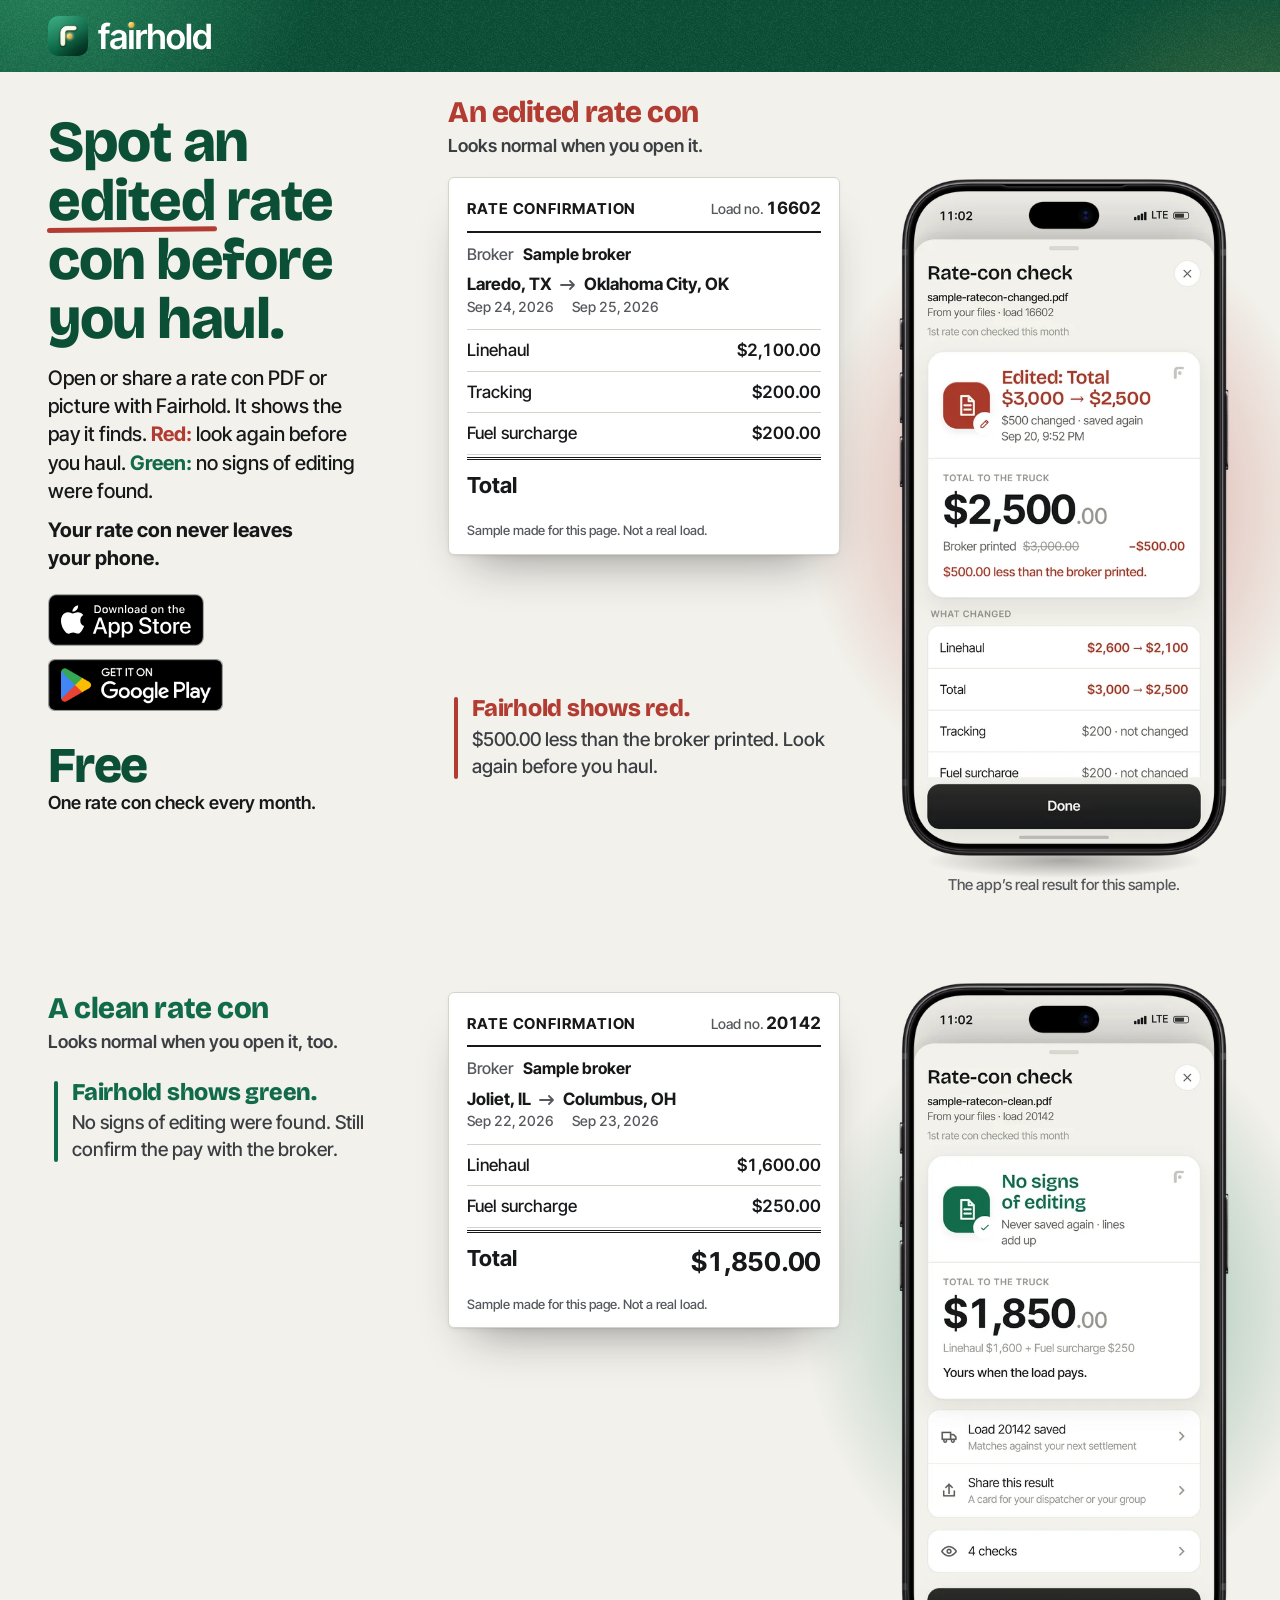
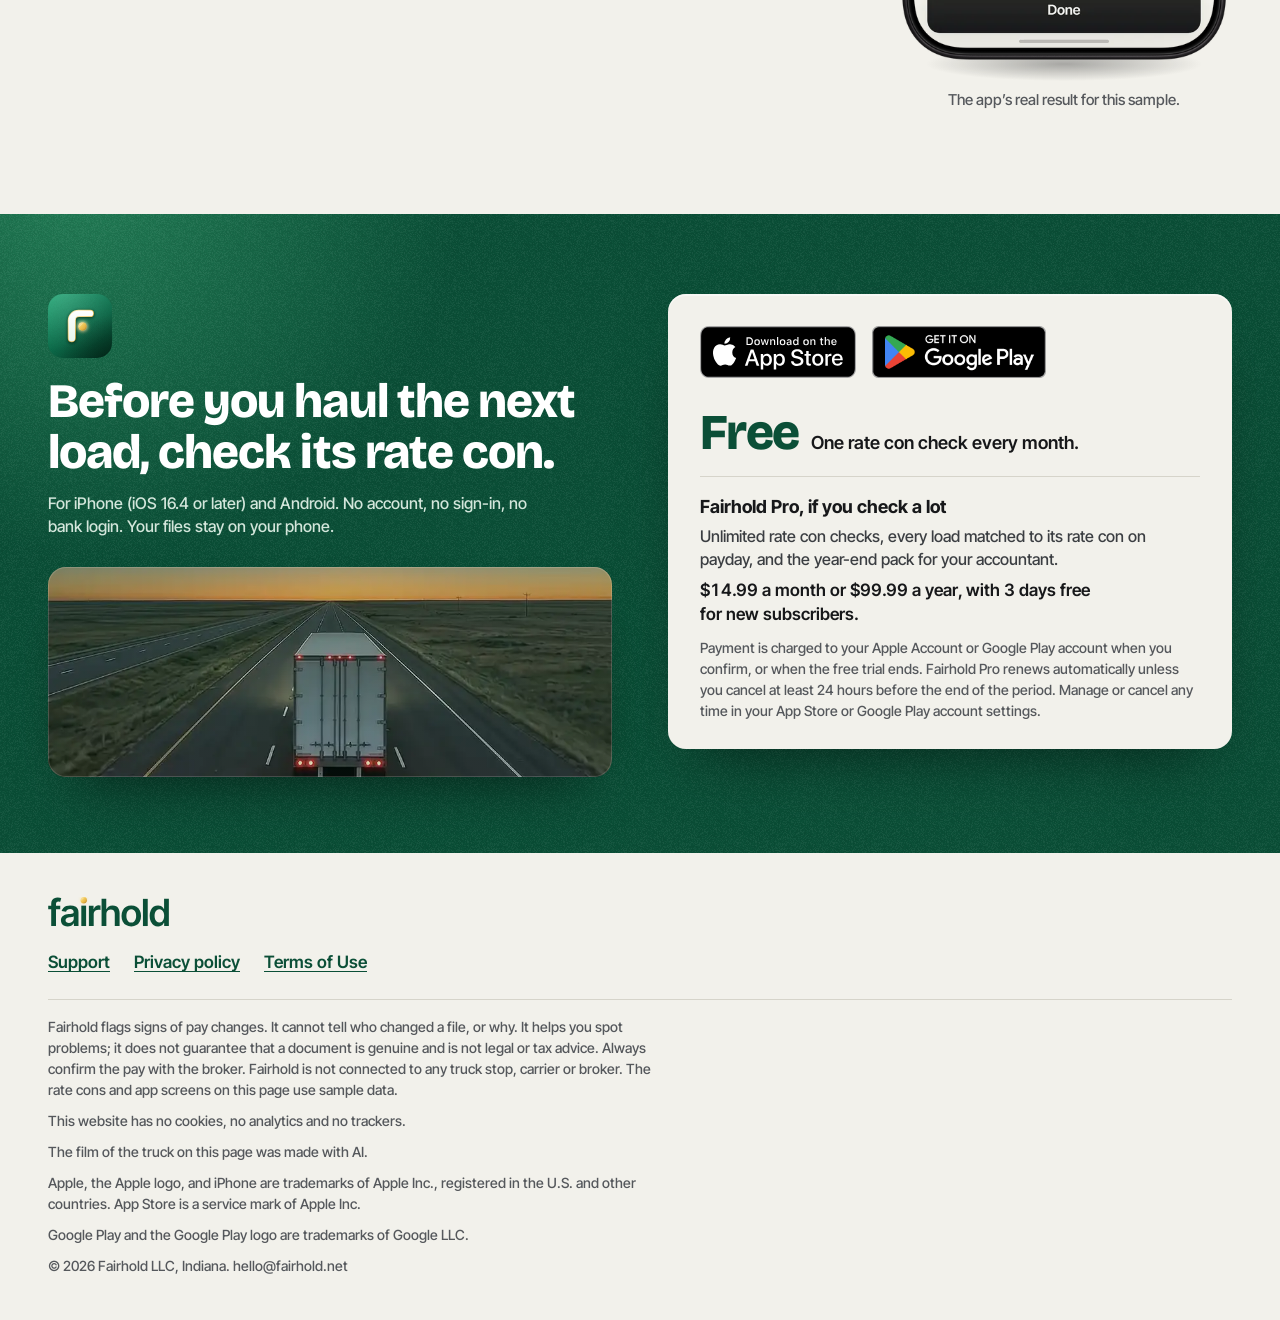
<file: index.html>
<!doctype html>
<html lang="en">
<head>
<meta charset="utf-8">
<meta name="viewport" content="width=device-width, initial-scale=1, viewport-fit=cover">
<title>Fairhold: spot an edited rate con before you haul</title>
<meta name="description" content="Fairhold checks a rate con PDF or picture on your iPhone: the pay it finds, and whether the file shows signs of editing. Free, with one rate con check a month.">
<link rel="canonical" href="https://fairhold.net/">
<meta name="theme-color" content="#0B4F37">
<meta property="og:type" content="website">
<meta property="og:site_name" content="Fairhold">
<meta property="og:url" content="https://fairhold.net/">
<meta property="og:title" content="Fairhold: spot an edited rate con before you haul">
<meta property="og:description" content="Fairhold checks a rate con PDF or picture on your iPhone: the pay it finds, and whether the file shows signs of editing. Free, with one rate con check a month.">
<meta property="og:image" content="https://fairhold.net/assets/img/og-1200x630.png">
<meta property="og:image:width" content="1200">
<meta property="og:image:height" content="630">
<meta property="og:image:alt" content="Fairhold: spot an edited rate con before you haul. Free, with one rate con check every month. An iPhone shows the app's result for a sample rate con: Edited: Total $3,000 to $2,500.">
<meta name="twitter:card" content="summary_large_image">
<link rel="icon" href="favicon.ico" sizes="16x16 32x32 48x48">
<link rel="icon" type="image/svg+xml" href="assets/brand/icon.svg">
<link rel="icon" type="image/png" sizes="32x32" href="favicon-32.png">
<link rel="apple-touch-icon" href="apple-touch-icon.png">
<link rel="preload" href="assets/fonts/bricolage-800.woff2" as="font" type="font/woff2" crossorigin>
<link rel="preload" href="assets/fonts/inter-tight-500.woff2" as="font" type="font/woff2" crossorigin>
<link rel="stylesheet" href="assets/site.css">
</head>
<body>
<script>if("IntersectionObserver" in window){document.documentElement.className+=" alive";setTimeout(function(){if(!window.__fhAlive)document.documentElement.classList.remove("alive")},3500)}</script>
<a class="skip" href="#main">Skip to content</a>

<div class="sky" aria-hidden="true"><i></i><i></i><b></b></div>

<header class="top">
  <a class="brand" href="./"><img src="assets/brand/icon.svg" alt="" width="40" height="40"><img class="brand-word" src="assets/brand/wordmark-white.svg" alt="Fairhold" width="114" height="28"></a>
</header>

<main id="main">

  <div class="stage">

    <!-- First screen: what it does, the App Store and Google Play badges, Free -->
    <section class="intro" aria-labelledby="h1">
      <h1 id="h1"><span class="w" style="--i:0">Spot</span> <span class="w" style="--i:1">an</span> <span class="w ed" style="--i:2">edited</span> <span class="keep"><span class="w" style="--i:3">rate</span> <span class="w" style="--i:4">con</span></span> <span class="w" style="--i:5">before</span> <span class="w" style="--i:6">you</span> <span class="w" style="--i:7">haul.</span></h1>
      <p class="what">Open or share a rate con PDF or picture with Fairhold. It shows the pay it finds. <span class="nw"><b class="t-red">Red:</b> look</span> again before you haul. <span class="nw"><b class="t-green">Green:</b> no</span> signs of editing were found.<span class="priv" style="display:block;margin-top:10px;font-weight:700">Your rate con never leaves your phone.</span></p>
      <div class="act">
        <div class="badges"><a class="badge" href="https://apps.apple.com/app/apple-store/id6829541304"><img src="assets/brand/app-store-badge.svg" alt="Download on the App Store" width="156" height="52"></a><a class="badge" href="https://play.google.com/store/apps/details?id=com.lpj.holdback"><img src="assets/brand/google-play-badge.png" alt="Get it on Google Play" width="175" height="52"></a></div>
        <p class="free"><b>Free</b><span class="free-tx">One rate con check every month.</span></p>
        <figure class="mini" aria-hidden="true">
          <div class="phone-in">
            <img class="phone-scr" src="assets/img/result-changed-480.webp" width="1080" height="2349" alt="" decoding="async">
            <img class="phone-frame" src="assets/frame/iphone-18-pro-black-480.webp" width="1080" height="2208" alt="" decoding="async">
          </div>
        </figure>
      </div>
    </section>

    <!-- Example 1: the edited rate con, what is inside its file, and the app's real red result -->
    <section class="ex ex-red" aria-labelledby="h-red">
      <h2 id="h-red" class="ex-h">An edited rate con</h2>
      <p class="ex-sub">Looks normal when you open it.</p>
      <div class="paper" data-scan="red">
        <div class="doc" role="img" aria-label="Sample rate confirmation, made for this page, not a real load. Load 16602, Sample broker, Laredo, Texas to Oklahoma City, Oklahoma, Sep 24 to Sep 25, 2026. Linehaul $2,100.00, tracking $200.00, fuel surcharge $200.00. Total $2,500.00.">
          <div class="d-head"><p class="d-title">Rate confirmation</p><p class="d-no">Load no. <b>16602</b></p></div>
          <p class="d-row"><span>Broker</span><b>Sample broker</b></p>
          <p class="d-lane"><b>Laredo, TX</b><span aria-hidden="true"><svg class="arr" width="16" height="10" viewBox="0 0 16 10"><path d="M1 5h13M10 1l4 4-4 4" fill="none" stroke="currentColor" stroke-width="1.8" stroke-linecap="round" stroke-linejoin="round"/></svg></span><b>Oklahoma City, OK</b></p>
          <p class="d-dates"><span>Sep 24, 2026</span><span>Sep 25, 2026</span></p>
          <div class="d-lines">
            <p><span>Linehaul</span><b>$2,100.00</b></p>
            <p><span>Tracking</span><b>$200.00</b></p>
            <p><span>Fuel surcharge</span><b>$200.00</b></p>
          </div>
          <p class="d-total"><span>Total</span><b>$2,500.00</b></p>
          <p class="d-note">Sample made for this page. Not a real load.</p>
        </div>
        <div class="file">
          <p class="file-h">What Fairhold finds in the file</p>
          <p class="file-row"><span>Total in an earlier version</span><b>$3,000.00</b></p>
          <p class="file-row"><span>Saved again</span><b>Sep 20, 9:52 PM</b></p>
        </div>
      </div>
      <p class="says says-red" data-reveal><span class="says-lead">Fairhold shows red.</span> $500.00 less than the broker printed. Look again before you haul.</p>
      <figure class="phone">
        <div class="phone-in">
          <img class="phone-scr" src="assets/img/result-changed-720.webp" srcset="assets/img/result-changed-480.webp 480w, assets/img/result-changed-720.webp 720w, assets/img/result-changed-1080.webp 1080w" sizes="(min-width: 1120px) 300px, (min-width: 720px) 268px, 320px" width="1080" height="2349" fetchpriority="high" decoding="async"
               alt="Fairhold app, rate con check result for sample-ratecon-changed.pdf: Edited: Total $3,000 to $2,500. $500 changed, saved again Sep 20, 9:52 PM. Total to the truck $2,500.00. Broker printed $3,000.00, minus $500.00. What changed: Linehaul $2,600 to $2,100, Total $3,000 to $2,500.">
          <img class="phone-frame" src="assets/frame/iphone-18-pro-black-720.webp" srcset="assets/frame/iphone-18-pro-black-480.webp 480w, assets/frame/iphone-18-pro-black-720.webp 720w, assets/frame/iphone-18-pro-black-1080.webp 1080w" sizes="(min-width: 1120px) 336px, (min-width: 720px) 300px, 358px" width="1080" height="2208" decoding="async" alt="">
        </div>
        <figcaption>The app&rsquo;s real result for this sample.</figcaption>
      </figure>
      <p class="ex-get"><a href="get">Get it free <span aria-hidden="true">&rsaquo;</span></a></p>
    </section>

    <!-- Example 2: the clean rate con, what is inside its file, and the app's real green result -->
    <section class="ex ex-green" aria-labelledby="h-green">
      <h2 id="h-green" class="ex-h">A clean rate con</h2>
      <p class="ex-sub">Looks normal when you open it, too.</p>
      <div class="paper" data-scan="green">
        <div class="doc" role="img" aria-label="Sample rate confirmation, made for this page, not a real load. Load 20142, Sample broker, Joliet, Illinois to Columbus, Ohio, Sep 22 to Sep 23, 2026. Linehaul $1,600.00, fuel surcharge $250.00. Total $1,850.00.">
          <div class="d-head"><p class="d-title">Rate confirmation</p><p class="d-no">Load no. <b>20142</b></p></div>
          <p class="d-row"><span>Broker</span><b>Sample broker</b></p>
          <p class="d-lane"><b>Joliet, IL</b><span aria-hidden="true"><svg class="arr" width="16" height="10" viewBox="0 0 16 10"><path d="M1 5h13M10 1l4 4-4 4" fill="none" stroke="currentColor" stroke-width="1.8" stroke-linecap="round" stroke-linejoin="round"/></svg></span><b>Columbus, OH</b></p>
          <p class="d-dates"><span>Sep 22, 2026</span><span>Sep 23, 2026</span></p>
          <div class="d-lines">
            <p><span>Linehaul</span><b>$1,600.00</b></p>
            <p><span>Fuel surcharge</span><b>$250.00</b></p>
          </div>
          <p class="d-total"><span>Total</span><b>$1,850.00</b></p>
          <p class="d-note">Sample made for this page. Not a real load.</p>
        </div>
        <div class="file">
          <p class="file-h">What Fairhold finds in the file</p>
          <p class="file-row"><span>Saved again</span><b>Never</b></p>
          <p class="file-row"><span>Lines add up to</span><b>$1,850.00</b></p>
        </div>
      </div>
      <p class="says says-green" data-reveal><span class="says-lead">Fairhold shows green.</span> No signs of editing were found. Still confirm the pay with the broker.</p>
      <figure class="phone">
        <div class="phone-in">
          <img class="phone-scr" src="assets/img/result-clean-720.webp" srcset="assets/img/result-clean-480.webp 480w, assets/img/result-clean-720.webp 720w, assets/img/result-clean-1080.webp 1080w" sizes="(min-width: 1120px) 300px, (min-width: 720px) 268px, 320px" width="1080" height="2349" fetchpriority="low" decoding="async"
               alt="Fairhold app, rate con check result for sample-ratecon-clean.pdf: No signs of editing. Never saved again, lines add up. Total to the truck $1,850.00. Linehaul $1,600 plus fuel surcharge $250. Yours when the load pays.">
          <img class="phone-frame" src="assets/frame/iphone-18-pro-black-720.webp" srcset="assets/frame/iphone-18-pro-black-480.webp 480w, assets/frame/iphone-18-pro-black-720.webp 720w, assets/frame/iphone-18-pro-black-1080.webp 1080w" sizes="(min-width: 1120px) 336px, (min-width: 720px) 300px, 358px" width="1080" height="2208" decoding="async" alt="">
        </div>
        <figcaption>The app&rsquo;s real result for this sample.</figcaption>
      </figure>
    </section>

  </div>

  <!-- Install again, right after the examples; the price, Free first and Pro once, smaller -->
  <section class="get" id="get" aria-labelledby="h-get" data-film="assets/film/dawn.mp4" data-poster="assets/film/dawn.webp">
    <div class="get-in">
      <div class="get-a">
        <img class="get-icon" src="assets/brand/icon.svg" alt="" width="64" height="64">
        <h2 id="h-get" class="get-h">Before you haul the next load, check its rate con.</h2>
        <p class="get-fine">For iPhone (iOS 16.4 or later) and Android. No account, no <span class="nw">sign-in</span>, no bank login. Your files stay on your phone.</p>
      </div>
      <div class="get-b">
        <div class="badges"><a class="badge" href="https://apps.apple.com/app/apple-store/id6829541304"><img src="assets/brand/app-store-badge.svg" alt="Download on the App Store" width="156" height="52"></a><a class="badge" href="https://play.google.com/store/apps/details?id=com.lpj.holdback"><img src="assets/brand/google-play-badge.png" alt="Get it on Google Play" width="175" height="52"></a></div>
        <p class="free"><b>Free</b><span class="free-tx">One rate con check every month.</span></p>
        <div class="pro" id="price">
          <h3 class="pro-h">Fairhold Pro, if you check a lot</h3>
          <p class="pro-tx">Unlimited rate con checks, every load matched to its rate con on payday, and the year-end pack for your accountant.</p>
          <p class="pro-price"><span class="nw">$14.99 a month</span> or <span class="nw">$99.99 a year</span>, with 3 days free for <span class="nw">new subscribers.</span></p>
          <p class="pro-fine">Payment is charged to your Apple Account or Google Play account when you confirm, or when the free trial ends. Fairhold Pro renews automatically unless you cancel at least 24 hours before the end of the period. Manage or cancel any time in your App Store or Google Play account settings.</p>
        </div>
      </div>
    </div>
  </section>

</main>

<footer class="foot">
  <div class="foot-in">
    <img class="foot-word" src="assets/brand/wordmark.svg" alt="Fairhold" width="122" height="30">
    <nav class="foot-nav" aria-label="Footer">
      <a href="mailto:hello@fairhold.net?subject=Fairhold%20support">Support</a>
      <a href="privacy">Privacy policy</a>
      <a href="https://www.apple.com/legal/internet-services/itunes/dev/stdeula/">Terms of Use</a>
    </nav>
    <div class="foot-fine">
      <p>Fairhold flags signs of pay changes. It cannot tell who changed a file, or why. It helps you spot problems; it does not guarantee that a document is genuine and is not legal or tax advice. Always confirm the pay with the broker. Fairhold is not connected to any truck stop, carrier or broker. The rate cons and app screens on this page use sample data.</p>
      <p>This website has no cookies, no analytics and no trackers.</p>
      <p>The film of the truck on this page was made with AI.</p>
      <p>Apple, the Apple logo, and iPhone are trademarks of Apple Inc., registered in the U.S. and other countries. App Store is a service mark of Apple Inc.</p>
      <p>Google Play and the Google Play logo are trademarks of Google LLC.</p>
      <p>&copy; 2026 Fairhold LLC, Indiana. hello@fairhold.net</p>
    </div>
  </div>
</footer>

<script src="assets/site.js" defer></script>
</body>
</html>
</file>
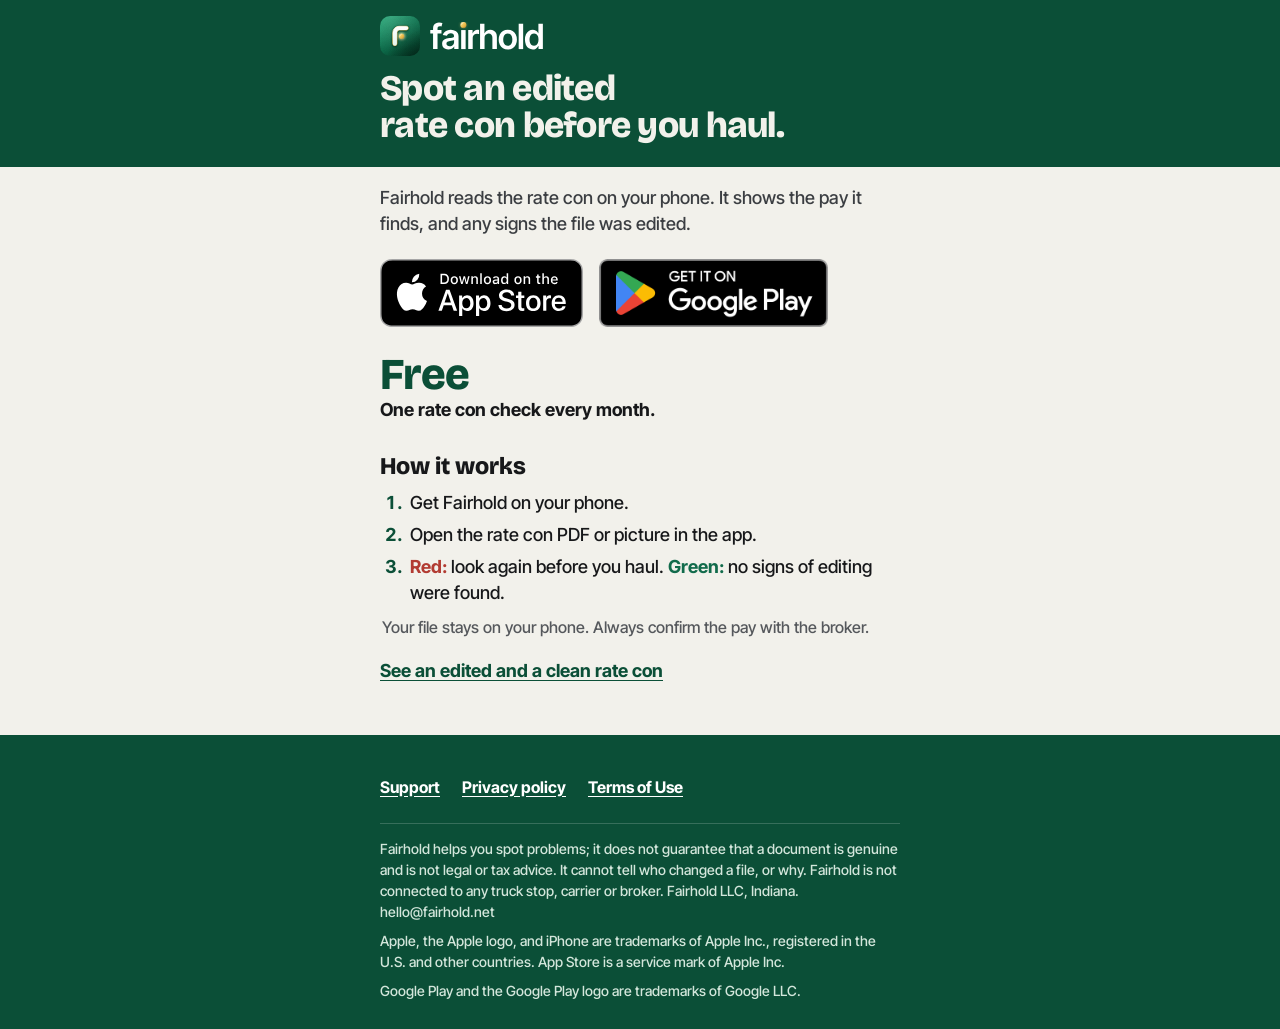
<file: get.html>
<!doctype html>
<html lang="en">
<head>
<meta charset="utf-8">
<meta name="viewport" content="width=device-width, initial-scale=1, viewport-fit=cover">
<title>Get Fairhold</title>
<meta name="description" content="Fairhold checks a rate con PDF or picture on your iPhone for signs the pay was edited. Free, with one rate con check every month.">
<meta name="robots" content="noindex">
<meta name="theme-color" content="#0B4F37">
<meta property="og:type" content="website">
<meta property="og:site_name" content="Fairhold">
<meta property="og:title" content="Get Fairhold: spot an edited rate con before you haul">
<meta property="og:description" content="Fairhold checks a rate con PDF or picture on your iPhone: the pay it finds, and whether the file shows signs of editing. Free, with one rate con check a month.">
<meta property="og:image" content="https://fairhold.net/assets/img/og-1200x630.png">
<meta property="og:image:width" content="1200">
<meta property="og:image:height" content="630">
<meta property="og:image:alt" content="Fairhold: spot an edited rate con before you haul. Free, with one rate con check every month. An iPhone shows the app's result for a sample rate con: Edited: Total $3,000 to $2,500.">
<meta name="twitter:card" content="summary_large_image">
<link rel="icon" href="favicon.ico" sizes="16x16 32x32 48x48">
<link rel="icon" type="image/svg+xml" href="assets/brand/icon.svg">
<link rel="icon" type="image/png" sizes="32x32" href="favicon-32.png">
<link rel="apple-touch-icon" href="apple-touch-icon.png">
<!--
  The page every printed Fairhold QR opens. It works out which phone scanned it.
  - A store link marked data-live="1" is LIVE: after a short "Opening..." with a Cancel button, the page opens that
    phone's store. Coming Back shows the page (its address becomes ?pick=1 before it leaves), never with ?pick=1,
    never after Cancel.
  - While a link is data-live="0" (Android today), its button stays hidden and its note shows instead: Android is coming
    soon, with a mail link. No test link is shown.
  - ?s=<piece> names the printed piece. It is added to the Google Play link as an install referrer, and to the App Store
    link as a campaign once data-apple-pt holds the provider token from App Store Connect. No cookies, no analytics.
  Switch test/live ONLY with tools/set_mode.py: it changes the link, the flag, the button words and the note together.
-->
<style>
@font-face { font-family: "Bricolage Grotesque"; src: url("assets/fonts/bricolage-800.woff2") format("woff2"); font-weight: 800; font-display: swap; }
@font-face { font-family: "Inter Tight"; src: url("assets/fonts/inter-tight-500.woff2") format("woff2"); font-weight: 500; font-display: swap; }
@font-face { font-family: "Inter Tight"; src: url("assets/fonts/inter-tight-700.woff2") format("woff2"); font-weight: 700; font-display: swap; }
/* metric-matched fallbacks (as on the home page): nothing moves when the web fonts arrive */
@font-face { font-family: "Inter Tight Fallback"; src: local("Arial"), local("ArialMT"); font-weight: 500; size-adjust: 97.63%; ascent-override: 99.23%; descent-override: 24.71%; line-gap-override: 0%; }
@font-face { font-family: "Inter Tight Fallback"; src: local("Arial Bold"), local("Arial-BoldMT"); font-weight: 700; size-adjust: 95.21%; ascent-override: 101.75%; descent-override: 25.33%; line-gap-override: 0%; }
@font-face { font-family: "Bricolage Fallback"; src: local("Arial Bold"), local("Arial-BoldMT"); font-weight: 800; size-adjust: 98.40%; ascent-override: 94.51%; descent-override: 27.44%; line-gap-override: 0%; }
@font-face { font-family: "Inter Tight Fallback"; src: local("Arial"), local("ArialMT"); font-weight: 500; unicode-range: U+0024, U+0030-0039; size-adjust: 108.92%; ascent-override: 88.94%; descent-override: 22.15%; line-gap-override: 0%; }
@font-face { font-family: "Inter Tight Fallback"; src: local("Arial Bold"), local("Arial-BoldMT"); font-weight: 700; unicode-range: U+0024, U+0030-0039; size-adjust: 115.95%; ascent-override: 83.55%; descent-override: 20.80%; line-gap-override: 0%; }
:root { --forest: #0B4F37; --green: #116B4B; --paper: #F2F1EB; --ink: #17181A; --ink2: #3B3E42; --muted: #55585C; --line: #D6D4CA;
  --gold: #F2C95A; --on-green-2: #D3E6DB; }
* { box-sizing: border-box; }
html { -webkit-text-size-adjust: 100%; text-size-adjust: 100%; }
html, body { margin: 0; background: var(--paper); color: var(--ink); }
body { font: 500 18px/1.45 "Inter Tight", "Inter Tight Fallback", system-ui, -apple-system, "Segoe UI", Roboto, Arial, sans-serif; }
[hidden] { display: none !important; }
img { display: block; }
h1, h2, p, ol { margin: 0; }
a { color: inherit; }
:focus-visible { outline: 3px solid var(--green); outline-offset: 3px; border-radius: 6px; }
.wrap { max-width: 520px; margin: 0 auto; }
.top { padding: calc(8px + env(safe-area-inset-top, 0px)) max(20px, env(safe-area-inset-right, 0px)) 0 max(20px, env(safe-area-inset-left, 0px)); }
.brand { display: inline-flex; align-items: center; gap: 10px; min-height: 56px; text-decoration: none; }
.brand img:first-child { width: 40px; height: 40px; border-radius: 10px; }
main { padding: 0 max(20px, env(safe-area-inset-right, 0px)) 40px max(20px, env(safe-area-inset-left, 0px)); }
h1 { font: 800 36px/1.04 "Bricolage Grotesque", "Bricolage Fallback", system-ui, sans-serif; letter-spacing: -0.02em; color: var(--forest); text-wrap: balance; }
/* the masthead, as on the home page: the name and the headline on the brand's deep green, edge to edge */
.top { background: var(--forest); }
h1 { color: var(--paper); border-image: linear-gradient(var(--forest), var(--forest)) fill 0 / / 0 100vmax; padding: 6px 0 22px; }
.brand:focus-visible { outline-color: var(--gold); }
.keep { white-space: nowrap; }   /* "rate con" is one term: never "rate / con" */
.lead { margin-top: 18px; font-size: 18px; color: var(--ink2); }
#links { margin-top: 22px; }
#links { display: flex; flex-wrap: wrap; align-items: center; gap: 13px 16px; }   /* the official store badges, as on the home page:
   side by side when they fit, stacked when not; the notes and the "Opening" bar take a full row */
#links .note, #links #android-note { flex-basis: 100%; }
.btn { display: inline-block; line-height: 0; border-radius: 10px; text-decoration: none; }
.btn img { display: block; width: auto; height: 68px; }   /* 68 px tall = the App Store badge 204 px wide: the page's tap rule is 200 x 44 */
.btn:focus-visible { outline-offset: 6px; }
.btn .sr { position: absolute; width: 1px; height: 1px; overflow: hidden; clip: rect(0 0 0 0); clip-path: inset(50%); white-space: nowrap; }
#android[data-live="0"] { display: none; }   /* not on Google Play yet: the note below shows instead */
.note { font-size: 16px; color: var(--muted); margin: 10px 2px 0; }
#android-note { margin: 12px 0 0; padding: 16px 18px 6px; border: 2px solid var(--line); border-radius: 14px; background: #fff; color: var(--ink); font-size: 18px; }
#android-note b { display: block; font-size: 20px; }
#android-note a { display: inline-flex; align-items: center; min-height: 48px; color: var(--forest); font-weight: 700; text-underline-offset: 3px; }
.going { display: flex; align-items: center; justify-content: space-between; gap: 12px; background: #fff; border: 2px solid var(--green);
  border-radius: 14px; padding: 8px 8px 8px 16px; font-weight: 700; margin-top: 22px; }
.going button { font: inherit; font-weight: 700; color: var(--forest); background: none; border: 0; min-height: 48px; padding: 0 14px; cursor: pointer; border-radius: 10px; }
.free { display: flex; flex-wrap: wrap; align-items: baseline; column-gap: 12px; margin-top: 26px; }
.free b { font: 800 44px/1 "Bricolage Grotesque", "Bricolage Fallback", system-ui, sans-serif; letter-spacing: -0.02em; color: var(--forest); }
.free span:last-child { font-weight: 700; flex-basis: 100%; }   /* always under Free, as on the home page */
h2 { margin-top: 30px; font: 800 24px/1.1 "Bricolage Grotesque", "Bricolage Fallback", system-ui, sans-serif; color: var(--ink); }
.how { margin-top: 10px; padding-left: 26px; }
.how li { margin: 6px 0; padding-left: 4px; }
.how li, .note { text-wrap: pretty; }   /* no single word alone on a last line */
.how li::marker { font-weight: 700; color: var(--forest); }
.r { color: #B23B32; font-weight: 700; }
.g { color: var(--green); font-weight: 700; }
.home { display: inline-flex; align-items: center; min-height: 48px; margin-top: 8px; color: var(--forest); font-weight: 700; text-underline-offset: 3px; }
.foot { background: var(--forest); color: var(--on-green-2); padding: 28px max(20px, env(safe-area-inset-right, 0px)) calc(28px + env(safe-area-inset-bottom, 0px)) max(20px, env(safe-area-inset-left, 0px)); }
.foot-nav { display: flex; flex-wrap: wrap; column-gap: 22px; }
.foot-nav a { display: inline-flex; align-items: center; min-height: 48px; color: #fff; font-weight: 700; font-size: 16px; text-underline-offset: 3px; }
.foot-fine { margin-top: 12px; padding-top: 14px; border-top: 1px solid rgba(255, 255, 255, .18); font-size: 14px; line-height: 1.5; }
.foot-fine p + p { margin-top: 8px; }
.foot :focus-visible { outline-color: var(--gold); }
</style>
</head>
<body>
<header class="top"><div class="wrap">
  <a class="brand" href="./"><img src="assets/brand/icon.svg" alt="" width="40" height="40"><img src="assets/brand/wordmark-white.svg" alt="Fairhold" width="114" height="28"></a>
</div></header>
<main><div class="wrap">
  <h1>Spot an edited <span class="keep">rate con</span> before you haul.</h1>
  <p class="lead">Fairhold reads the rate con on your phone. It shows the pay it finds, and any signs the file was edited.</p>
  <div class="going" id="going" role="status" hidden><span id="going-text">Opening the store…</span><button type="button" id="cancel">Cancel</button></div>
  <div id="links">
    <a class="btn" id="ios" href="https://apps.apple.com/app/apple-store/id6829541304" data-live="1"
       data-store="https://apps.apple.com/app/apple-store/id6829541304" data-apple-pt="">
      <img src="assets/brand/app-store-badge.svg" alt="" width="204" height="68"><span class="sr">iPhone<small id="ios-sub">Get it on the App Store</small></span></a>
    <p class="note" id="ios-note" hidden>Fairhold for iPhone is in testing. The link opens Apple's TestFlight app, which installs the test version.</p>
    <a class="btn" id="android" href="https://play.google.com/store/apps/details?id=com.lpj.holdback" data-live="1"
       data-store="https://play.google.com/store/apps/details?id=com.lpj.holdback">
      <img src="assets/brand/google-play-badge.png" alt="" width="228" height="68"><span class="sr">Android<small id="android-sub">Get it on Google Play</small></span></a>
    <p class="note" id="android-note" hidden><b>Android: coming soon.</b> Fairhold for Android is not out yet.
      <a href="mailto:hello@fairhold.net?subject=Fairhold%20for%20Android">Email us to hear when it is out</a></p>
  </div>
  <p class="free"><b>Free</b><span>One rate con check every month.</span></p>
  <h2>How it works</h2>
  <ol class="how">
    <li>Get Fairhold on your phone.</li>
    <li>Open the rate con PDF or picture in the app.</li>
    <li><span class="r">Red:</span> look again before you haul. <span class="g">Green:</span> no signs of editing were found.</li>
  </ol>
  <p class="note">Your file stays on your phone. Always confirm the pay with the broker.</p>
  <a class="home" href="./">See an edited and a clean rate con</a>
</div></main>
<footer class="foot"><div class="wrap">
  <nav class="foot-nav" aria-label="Footer">
    <a href="mailto:hello@fairhold.net?subject=Fairhold%20support">Support</a>
    <a href="privacy">Privacy policy</a>
    <a href="https://www.apple.com/legal/internet-services/itunes/dev/stdeula/">Terms of Use</a>
  </nav>
  <div class="foot-fine">
    <p>Fairhold helps you spot problems; it does not guarantee that a document is genuine and is not legal or tax advice. It cannot tell who changed a file, or why. Fairhold is not connected to any truck stop, carrier or broker. Fairhold LLC, Indiana. hello@fairhold.net</p>
    <p>Apple, the Apple logo, and iPhone are trademarks of Apple Inc., registered in the U.S. and other countries. App Store is a service mark of Apple Inc.</p>
    <p>Google Play and the Google Play logo are trademarks of Google LLC.</p>
  </div>
</div></footer>
<script>
(function () {
  var q = new URLSearchParams(location.search);
  var s = ((q.get('s') || 'qr').toLowerCase().replace(/[^a-z0-9-]/g, '').slice(0, 24)) || 'qr';
  var pick = q.get('pick') === '1';
  var ua = navigator.userAgent || '';
  var ios = /iPhone|iPad|iPod/i.test(ua) || (navigator.platform === 'MacIntel' && navigator.maxTouchPoints > 1);
  var android = !ios && /Android/i.test(ua);
  var iosA = document.getElementById('ios'), andA = document.getElementById('android');
  function live(a) { return a.getAttribute('data-live') === '1'; }

  // Store links carry the piece name (the button words and notes are already right: set_mode.py writes them).
  if (live(iosA)) {
    var pt = iosA.getAttribute('data-apple-pt');
    if (pt) iosA.href = iosA.getAttribute('data-store') + '?pt=' + encodeURIComponent(pt) + '&ct=' + encodeURIComponent(s) + '&mt=8';
  }
  if (live(andA)) {
    andA.href = andA.getAttribute('data-store') + '&referrer=' +
      encodeURIComponent('utm_source=fairhold-print&utm_medium=qr&utm_campaign=' + s);
  }

  // This phone's link first; the other one stays below, lighter, for a friend's phone.
  var mine = ios ? iosA : (android ? andA : null);
  if (!mine) return;
  var other = mine === iosA ? andA : iosA;
  var links = document.getElementById('links');
  var mineNote = document.getElementById(mine.id + '-note'), otherNote = document.getElementById(other.id + '-note');
  links.insertBefore(mineNote, links.firstChild);
  links.insertBefore(mine, mineNote);
  other.classList.add('other');
  other.querySelector('small').textContent += ' (other phone)';
  links.appendChild(other); links.appendChild(otherNote);

  // Open the store after a moment the visitor can cancel. Never with ?pick=1. Before leaving, this page's own address
  // becomes ?pick=1 (history.replaceState, nothing stored), so Back shows the page; a new scan still opens the store.
  if (!live(mine) || pick) return;
  var bar = document.getElementById('going');
  document.getElementById('going-text').textContent = mine === iosA ? 'Opening the App Store…' : 'Opening Google Play…';
  bar.hidden = false;
  var timer = setTimeout(function () {
    try { var here = new URL(location.href); here.searchParams.set('pick', '1'); history.replaceState(null, '', here.toString()); } catch (e) { /* old browser: Back may open the store again */ }
    bar.hidden = true;
    location.href = mine.href;
  }, 1200);
  document.getElementById('cancel').addEventListener('click', function () { clearTimeout(timer); bar.hidden = true; });
})();
</script>
</body>
</html>
</file>
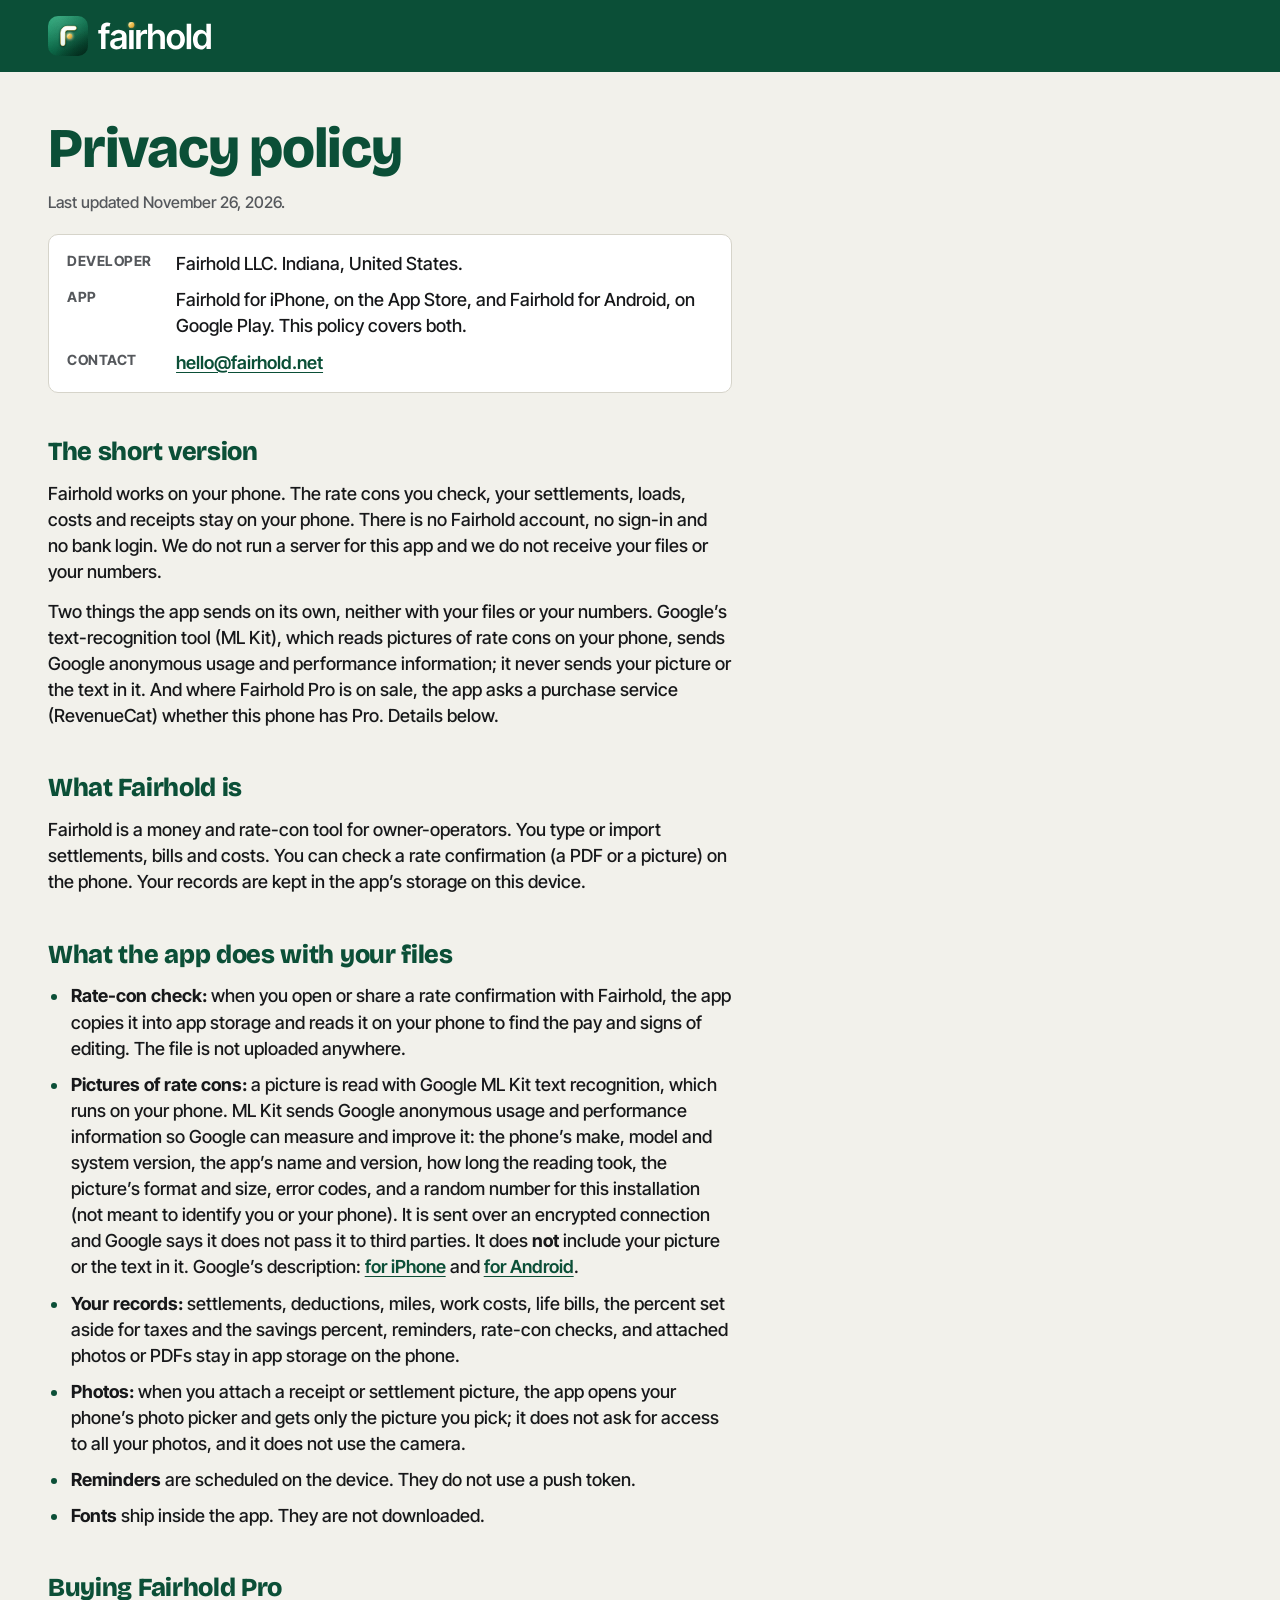
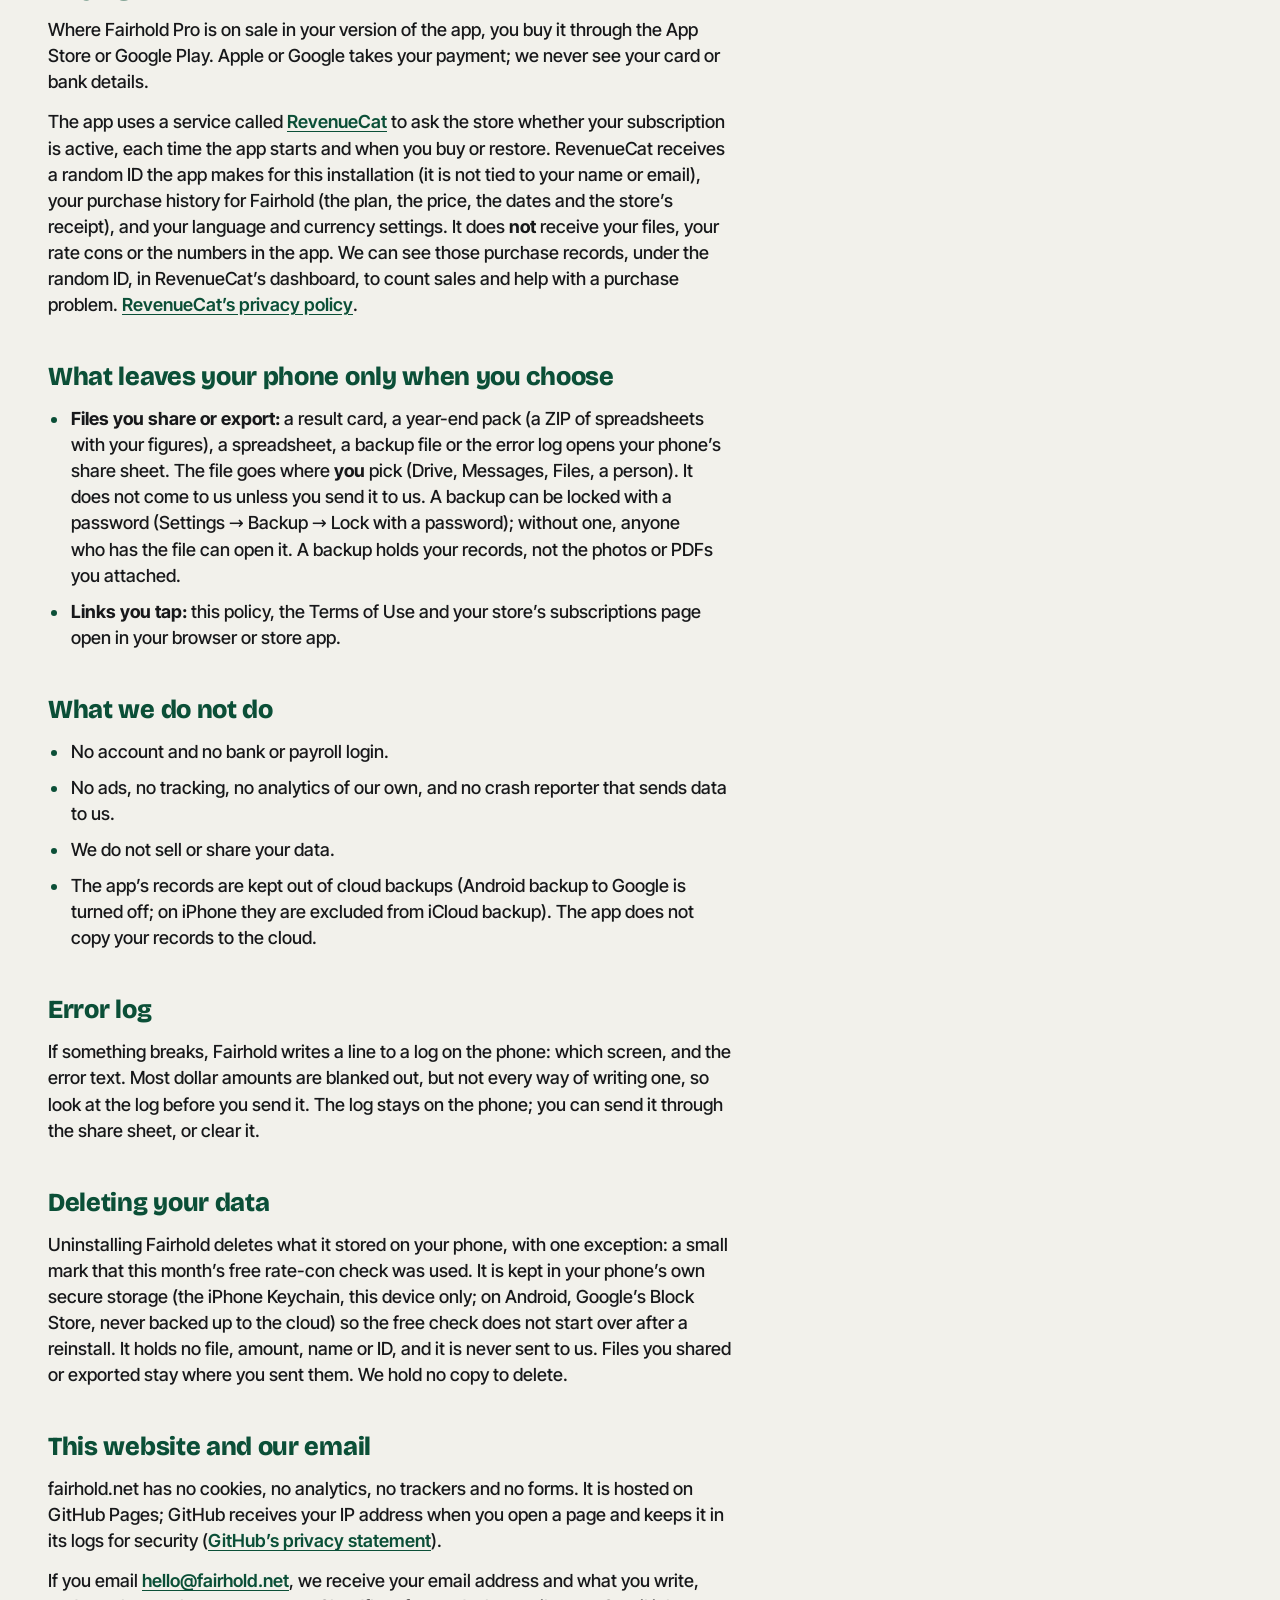
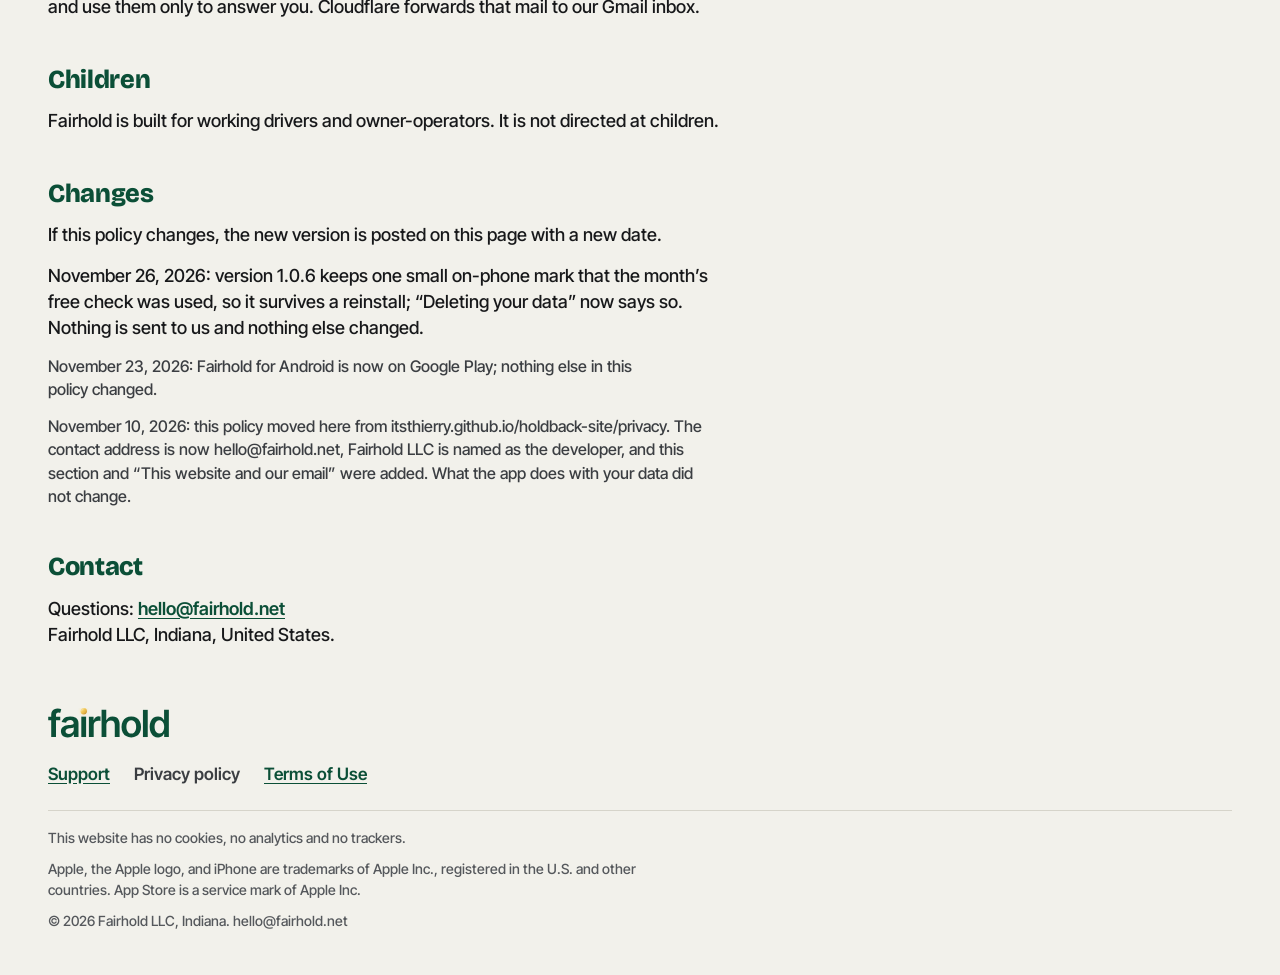
<file: privacy.html>
<!doctype html>
<html lang="en">
<head>
<meta charset="utf-8">
<meta name="viewport" content="width=device-width, initial-scale=1, viewport-fit=cover">
<title>Privacy policy · Fairhold</title>
<meta name="description" content="Fairhold's privacy policy. The rate cons you check and your records stay on your phone: no account, no sign-in, no bank login, no ads and no tracking.">
<link rel="canonical" href="https://fairhold.net/privacy">
<meta name="theme-color" content="#0B4F37">
<meta property="og:type" content="website">
<meta property="og:site_name" content="Fairhold">
<meta property="og:url" content="https://fairhold.net/privacy">
<meta property="og:title" content="Fairhold privacy policy">
<meta property="og:description" content="The rate cons you check and your records stay on your phone: no account, no sign-in, no bank login, no ads and no tracking.">
<meta property="og:image" content="https://fairhold.net/assets/img/og-1200x630.png">
<meta property="og:image:width" content="1200">
<meta property="og:image:height" content="630">
<meta property="og:image:alt" content="Fairhold: spot an edited rate con before you haul. Free, with one rate con check every month. An iPhone shows the app's result for a sample rate con: Edited: Total $3,000 to $2,500.">
<meta name="twitter:card" content="summary_large_image">
<link rel="icon" href="favicon.ico" sizes="16x16 32x32 48x48">
<link rel="icon" type="image/svg+xml" href="assets/brand/icon.svg">
<link rel="icon" type="image/png" sizes="32x32" href="favicon-32.png">
<link rel="apple-touch-icon" href="apple-touch-icon.png">
<link rel="preload" href="assets/fonts/bricolage-800.woff2" as="font" type="font/woff2" crossorigin>
<link rel="preload" href="assets/fonts/inter-tight-500.woff2" as="font" type="font/woff2" crossorigin>
<link rel="stylesheet" href="assets/site.css">
<link rel="stylesheet" href="assets/text.css">
</head>
<body>
<a class="skip" href="#main">Skip to content</a>

<header class="top">
  <a class="brand" href="./"><img src="assets/brand/icon.svg" alt="" width="40" height="40"><img class="brand-word" src="assets/brand/wordmark-white.svg" alt="Fairhold" width="114" height="28"></a>
</header>

<main id="main" class="page">
  <h1>Privacy policy</h1>
  <div class="text">
    <p class="updated">Last updated November 26, 2026.</p>

    <dl class="facts">
      <div><dt>Developer</dt><dd>Fairhold LLC. Indiana, United States.</dd></div>
      <div><dt>App</dt><dd>Fairhold for iPhone, on the App Store, and Fairhold for Android, on Google Play. This policy covers both.</dd></div>
      <div><dt>Contact</dt><dd><a href="mailto:hello@fairhold.net">hello@fairhold.net</a></dd></div>
    </dl>

    <h2 id="short">The short version</h2>
    <p>Fairhold works on your phone. The rate cons you check, your settlements, loads, costs and receipts stay on your phone. There is no Fairhold account, no sign-in and no bank login. We do not run a server for this app and we do not receive your files or your numbers.</p>
    <p>Two things the app sends on its own, neither with your files or your numbers. Google&rsquo;s text-recognition tool (ML Kit), which reads pictures of rate cons on your phone, sends Google anonymous usage and performance information; it never sends your picture or the text in it. And where Fairhold Pro is on sale, the app asks a purchase service (RevenueCat) whether this phone has Pro. Details below.</p>

    <h2 id="what">What Fairhold is</h2>
    <p>Fairhold is a money and rate-con tool for owner-operators. You type or import settlements, bills and costs. You can check a rate confirmation (a PDF or a picture) on the phone. Your records are kept in the app&rsquo;s storage on this device.</p>

    <h2 id="files">What the app does with your files</h2>
    <ul>
      <li><b>Rate-con check:</b> when you open or share a rate confirmation with Fairhold, the app copies it into app storage and reads it on your phone to find the pay and signs of editing. The file is not uploaded anywhere.</li>
      <li><b>Pictures of rate cons:</b> a picture is read with Google ML Kit text recognition, which runs on your phone. ML Kit sends Google anonymous usage and performance information so Google can measure and improve it: the phone&rsquo;s make, model and system version, the app&rsquo;s name and version, how long the reading took, the picture&rsquo;s format and size, error codes, and a random number for this installation (not meant to identify you or your phone). It is sent over an encrypted connection and Google says it does not pass it to third parties. It does <b>not</b> include your picture or the text in it. Google&rsquo;s description: <a href="https://developers.google.com/ml-kit/ios-data-disclosure">for iPhone</a> and <a href="https://developers.google.com/ml-kit/android-data-disclosure">for Android</a>.</li>
      <li><b>Your records:</b> settlements, deductions, miles, work costs, life bills, the percent set aside for taxes and the savings percent, reminders, rate-con checks, and attached photos or PDFs stay in app storage on the phone.</li>
      <li><b>Photos:</b> when you attach a receipt or settlement picture, the app opens your phone&rsquo;s photo picker and gets only the picture you pick; it does not ask for access to all your photos, and it does not use the camera.</li>
      <li><b>Reminders</b> are scheduled on the device. They do not use a push token.</li>
      <li><b>Fonts</b> ship inside the app. They are not downloaded.</li>
    </ul>

    <h2 id="pro">Buying Fairhold Pro</h2>
    <p>Where Fairhold Pro is on sale in your version of the app, you buy it through the App Store or Google Play. Apple or Google takes your payment; we never see your card or bank details.</p>
    <p>The app uses a service called <a href="https://www.revenuecat.com">RevenueCat</a> to ask the store whether your subscription is active, each time the app starts and when you buy or restore. RevenueCat receives a random ID the app makes for this installation (it is not tied to your name or email), your purchase history for Fairhold (the plan, the price, the dates and the store&rsquo;s receipt), and your language and currency settings. It does <b>not</b> receive your files, your rate cons or the numbers in the app. We can see those purchase records, under the random ID, in RevenueCat&rsquo;s dashboard, to count sales and help with a purchase problem. <a href="https://www.revenuecat.com/privacy">RevenueCat&rsquo;s privacy policy</a>.</p>

    <h2 id="choose">What leaves your phone only when you choose</h2>
    <ul>
      <li><b>Files you share or export:</b> a result card, a year-end pack (a ZIP of spreadsheets with your figures), a spreadsheet, a backup file or the error log opens your phone&rsquo;s share sheet. The file goes where <b>you</b> pick (Drive, Messages, Files, a person). It does not come to us unless you send it to us. A backup can be locked with a password (Settings &rarr; Backup &rarr; Lock with a password); without one, anyone who has the file can open it. A backup holds your records, not the photos or PDFs you attached.</li>
      <li><b>Links you tap:</b> this policy, the Terms of Use and your store&rsquo;s subscriptions page open in your browser or store app.</li>
    </ul>

    <h2 id="not">What we do not do</h2>
    <ul>
      <li>No account and no bank or payroll login.</li>
      <li>No ads, no tracking, no analytics of our own, and no crash reporter that sends data to us.</li>
      <li>We do not sell or share your data.</li>
      <li>The app&rsquo;s records are kept out of cloud backups (Android backup to Google is turned off; on iPhone they are excluded from iCloud backup). The app does not copy your records to the cloud.</li>
    </ul>

    <h2 id="log">Error log</h2>
    <p>If something breaks, Fairhold writes a line to a log on the phone: which screen, and the error text. Most dollar amounts are blanked out, but not every way of writing one, so look at the log before you send it. The log stays on the phone; you can send it through the share sheet, or clear it.</p>

    <h2 id="delete">Deleting your data</h2>
    <p>Uninstalling Fairhold deletes what it stored on your phone, with one exception: a small mark that this month&rsquo;s free rate-con check was used. It is kept in your phone&rsquo;s own secure storage (the iPhone Keychain, this device only; on Android, Google&rsquo;s Block Store, never backed up to the cloud) so the free check does not start over after a reinstall. It holds no file, amount, name or ID, and it is never sent to us. Files you shared or exported stay where you sent them. We hold no copy to delete.</p>

    <h2 id="web">This website and our email</h2>
    <p>fairhold.net has no cookies, no analytics, no trackers and no forms. It is hosted on GitHub Pages; GitHub receives your IP address when you open a page and keeps it in its logs for security (<a href="https://docs.github.com/en/site-policy/privacy-policies/github-general-privacy-statement">GitHub&rsquo;s privacy statement</a>).</p>
    <p>If you email <a href="mailto:hello@fairhold.net">hello@fairhold.net</a>, we receive your email address and what you write, and use them only to answer you. Cloudflare forwards that mail to our Gmail inbox.</p>

    <h2 id="children">Children</h2>
    <p>Fairhold is built for working drivers and owner-operators. It is not directed at children.</p>

    <h2 id="changes">Changes</h2>
    <p>If this policy changes, the new version is posted on this page with a new date.</p>
    <p>November 26, 2026: version 1.0.6 keeps one small on-phone mark that the month&rsquo;s free check was used, so it survives a reinstall; &ldquo;Deleting your data&rdquo; now says so. Nothing is sent to us and nothing else changed.</p>
    <p class="note">November 23, 2026: Fairhold for Android is now on Google Play; nothing else in this policy changed.</p>
    <p class="note">November 10, 2026: this policy moved here from itsthierry.github.io/holdback-site/privacy. The contact address is now hello@fairhold.net, Fairhold LLC is named as the developer, and this section and &ldquo;This website and our email&rdquo; were added. What the app does with your data did not change.</p>

    <h2 id="contact">Contact</h2>
    <p>Questions: <a href="mailto:hello@fairhold.net">hello@fairhold.net</a><br>Fairhold LLC, Indiana, United States.</p>
  </div>
</main>

<footer class="foot">
  <div class="foot-in">
    <img class="foot-word" src="assets/brand/wordmark.svg" alt="Fairhold" width="122" height="30">
    <nav class="foot-nav" aria-label="Footer">
      <a href="mailto:hello@fairhold.net?subject=Fairhold%20support">Support</a>
      <a href="privacy" aria-current="page">Privacy policy</a>
      <a href="https://www.apple.com/legal/internet-services/itunes/dev/stdeula/">Terms of Use</a>
    </nav>
    <div class="foot-fine">
      <p>This website has no cookies, no analytics and no trackers.</p>
      <p>Apple, the Apple logo, and iPhone are trademarks of Apple Inc., registered in the U.S. and other countries. App Store is a service mark of Apple Inc.</p>
      <p>&copy; 2026 Fairhold LLC, Indiana. hello@fairhold.net</p>
    </div>
  </div>
</footer>
</body>
</html>
</file>
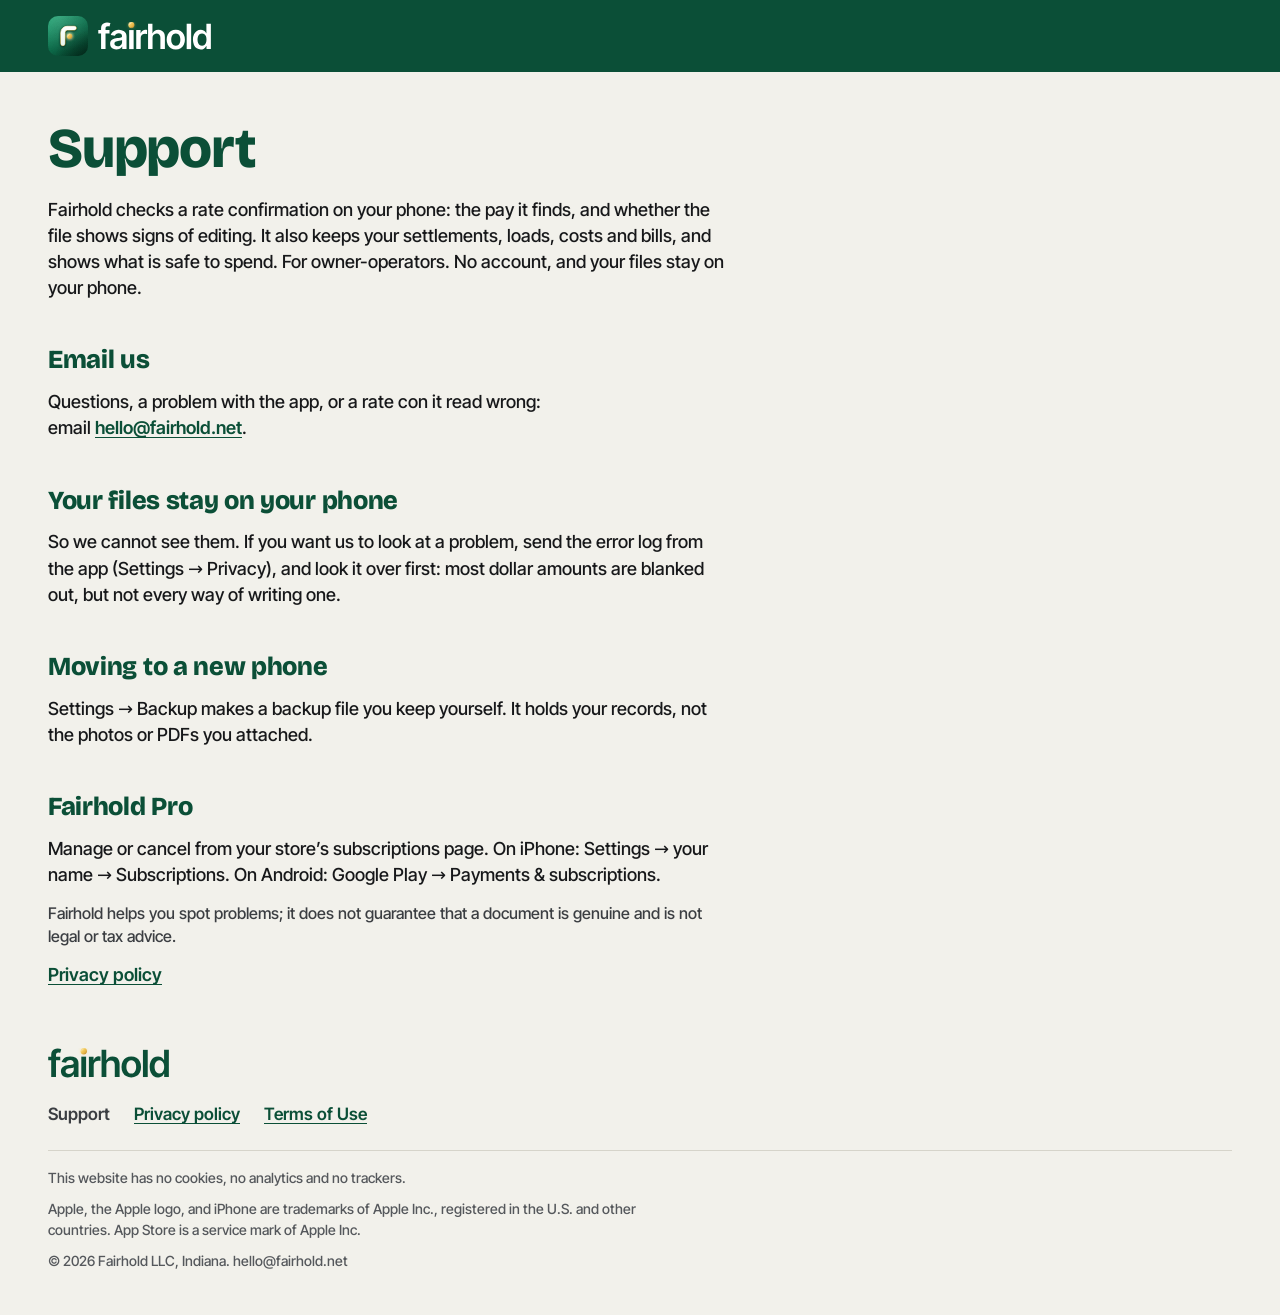
<file: support.html>
<!doctype html>
<html lang="en">
<head>
<meta charset="utf-8">
<meta name="viewport" content="width=device-width, initial-scale=1, viewport-fit=cover">
<title>Support · Fairhold</title>
<meta name="description" content="Help with the Fairhold app: email hello@fairhold.net. Moving to a new phone, sending the error log, and managing Fairhold Pro.">
<link rel="canonical" href="https://fairhold.net/support">
<meta name="theme-color" content="#0B4F37">
<meta property="og:type" content="website">
<meta property="og:site_name" content="Fairhold">
<meta property="og:url" content="https://fairhold.net/support">
<meta property="og:title" content="Fairhold support">
<meta property="og:description" content="Help with the Fairhold app: email hello@fairhold.net.">
<meta property="og:image" content="https://fairhold.net/assets/img/og-1200x630.png">
<meta property="og:image:width" content="1200">
<meta property="og:image:height" content="630">
<meta property="og:image:alt" content="Fairhold: spot an edited rate con before you haul. Free, with one rate con check every month. An iPhone shows the app's result for a sample rate con: Edited: Total $3,000 to $2,500.">
<meta name="twitter:card" content="summary_large_image">
<link rel="icon" href="favicon.ico" sizes="16x16 32x32 48x48">
<link rel="icon" type="image/svg+xml" href="assets/brand/icon.svg">
<link rel="icon" type="image/png" sizes="32x32" href="favicon-32.png">
<link rel="apple-touch-icon" href="apple-touch-icon.png">
<link rel="preload" href="assets/fonts/bricolage-800.woff2" as="font" type="font/woff2" crossorigin>
<link rel="preload" href="assets/fonts/inter-tight-500.woff2" as="font" type="font/woff2" crossorigin>
<link rel="stylesheet" href="assets/site.css">
<link rel="stylesheet" href="assets/text.css">
</head>
<body>
<a class="skip" href="#main">Skip to content</a>

<header class="top">
  <a class="brand" href="./"><img src="assets/brand/icon.svg" alt="" width="40" height="40"><img class="brand-word" src="assets/brand/wordmark-white.svg" alt="Fairhold" width="114" height="28"></a>
</header>

<main id="main" class="page">
  <h1>Support</h1>
  <div class="text">
    <p class="lede">Fairhold checks a rate confirmation on your phone: the pay it finds, and whether the file shows signs of editing. It also keeps your settlements, loads, costs and bills, and shows what is safe to spend. For owner-operators. No account, and your files stay on your phone.</p>

    <h2 id="email">Email us</h2>
    <p>Questions, a problem with the app, or a rate con it read wrong: email <a href="mailto:hello@fairhold.net?subject=Fairhold%20support">hello@fairhold.net</a>.</p>

    <h2 id="log">Your files stay on your phone</h2>
    <p>So we cannot see them. If you want us to look at a problem, send the error log from the app (Settings &rarr; Privacy), and look it over first: most dollar amounts are blanked out, but not every way of writing one.</p>

    <h2 id="new-phone">Moving to a new phone</h2>
    <p>Settings &rarr; Backup makes a backup file you keep yourself. It holds your records, not the photos or PDFs you attached.</p>

    <h2 id="pro">Fairhold Pro</h2>
    <p>Manage or cancel from your store&rsquo;s subscriptions page. On iPhone: Settings &rarr; your name &rarr; Subscriptions. On Android: Google Play &rarr; Payments &amp; subscriptions.</p>

    <p class="note">Fairhold helps you spot problems; it does not guarantee that a document is genuine and is not legal or tax advice.</p>
    <p><a href="privacy">Privacy policy</a></p>
  </div>
</main>

<footer class="foot">
  <div class="foot-in">
    <img class="foot-word" src="assets/brand/wordmark.svg" alt="Fairhold" width="122" height="30">
    <nav class="foot-nav" aria-label="Footer">
      <a href="support" aria-current="page">Support</a>
      <a href="privacy">Privacy policy</a>
      <a href="https://www.apple.com/legal/internet-services/itunes/dev/stdeula/">Terms of Use</a>
    </nav>
    <div class="foot-fine">
      <p>This website has no cookies, no analytics and no trackers.</p>
      <p>Apple, the Apple logo, and iPhone are trademarks of Apple Inc., registered in the U.S. and other countries. App Store is a service mark of Apple Inc.</p>
      <p>&copy; 2026 Fairhold LLC, Indiana. hello@fairhold.net</p>
    </div>
  </div>
</footer>
</body>
</html>
</file>
<file: assets/site.css>
/* Fairhold home, round 4. Mobile first (390 px), then wider. */
@font-face { font-family: "Bricolage Grotesque"; src: url("fonts/bricolage-800.woff2") format("woff2"); font-weight: 800; font-display: swap; }
@font-face { font-family: "Inter Tight"; src: url("fonts/inter-tight-500.woff2") format("woff2"); font-weight: 500; font-display: swap; }
@font-face { font-family: "Inter Tight"; src: url("fonts/inter-tight-600.woff2") format("woff2"); font-weight: 600; font-display: swap; }
@font-face { font-family: "Inter Tight"; src: url("fonts/inter-tight-700.woff2") format("woff2"); font-weight: 700; font-display: swap; }
/* metric-matched fallbacks: while a web font is still loading, Arial is drawn at the same width and line metrics,
   so nothing moves when the real font arrives (layout shift 0) */
@font-face { font-family: "Inter Tight Fallback"; src: local("Arial"), local("ArialMT"); font-weight: 500; size-adjust: 97.63%; ascent-override: 99.23%; descent-override: 24.71%; line-gap-override: 0%; }
@font-face { font-family: "Inter Tight Fallback"; src: local("Arial Bold"), local("Arial-BoldMT"); font-weight: 600; size-adjust: 93.25%; ascent-override: 103.89%; descent-override: 25.87%; line-gap-override: 0%; }
@font-face { font-family: "Inter Tight Fallback"; src: local("Arial Bold"), local("Arial-BoldMT"); font-weight: 700; size-adjust: 95.21%; ascent-override: 101.75%; descent-override: 25.33%; line-gap-override: 0%; }
@font-face { font-family: "Bricolage Fallback"; src: local("Arial Bold"), local("Arial-BoldMT"); font-weight: 800; size-adjust: 98.40%; ascent-override: 94.51%; descent-override: 27.44%; line-gap-override: 0%; }
/* figures and $: the papers use tabular figures, wider than Arial's */
@font-face { font-family: "Inter Tight Fallback"; src: local("Arial"), local("ArialMT"); font-weight: 500; unicode-range: U+0024, U+0030-0039; size-adjust: 108.92%; ascent-override: 88.94%; descent-override: 22.15%; line-gap-override: 0%; }
@font-face { font-family: "Inter Tight Fallback"; src: local("Arial Bold"), local("Arial-BoldMT"); font-weight: 600; unicode-range: U+0024, U+0030-0039; size-adjust: 112.92%; ascent-override: 85.79%; descent-override: 21.36%; line-gap-override: 0%; }
@font-face { font-family: "Inter Tight Fallback"; src: local("Arial Bold"), local("Arial-BoldMT"); font-weight: 700; unicode-range: U+0024, U+0030-0039; size-adjust: 115.95%; ascent-override: 83.55%; descent-override: 20.80%; line-gap-override: 0%; }

:root {
  --forest: #0B4F37;      /* brand deep green */
  --green: #116B4B;       /* brand green; also the app's green answer */
  --paper: #F2F1EB;       /* the app's paper */
  --sheet: #FFFFFF;       /* the rate con */
  --ink: #17181A;
  --ink2: #3B3E42;
  --muted: #55585C;
  --line: #D6D4CA;
  --red: #B23B32;         /* the app's red answer, used for nothing else */
  --gold: #F2C95A;        /* the coin in the logo: Free, on green */
  --on-green: #FFFFFF;
  --on-green-2: #D3E6DB;
  --pw: min(358px, calc(100vw - 32px));   /* phone frame width */
  --display: "Bricolage Grotesque", "Bricolage Fallback", system-ui, sans-serif;
  --text: "Inter Tight", "Inter Tight Fallback", system-ui, -apple-system, "Segoe UI", Roboto, Arial, sans-serif;
}

* { box-sizing: border-box; }
html { -webkit-text-size-adjust: 100%; text-size-adjust: 100%; }
body { margin: 0; background: var(--paper); color: var(--ink); font: 500 18px/1.45 var(--text); }
img { display: block; max-width: 100%; }
h1, h2, h3, p, figure { margin: 0; }
a { color: inherit; }
b { font-weight: 700; }
:focus-visible { outline: 3px solid var(--green); outline-offset: 4px; border-radius: 6px; }

.skip:focus-visible { outline-color: var(--gold); }
.skip { position: absolute; left: 12px; top: -80px; z-index: 5; background: var(--paper); color: var(--forest); padding: 12px 16px; border-radius: 8px; font-weight: 700; }   /* a paper button on the forest band */
.skip:focus { top: 12px; }

/* ---------- header: the name and the icon, nothing else ---------- */
.top { padding: 8px 20px 0; max-width: 1280px; margin: 0 auto; }
.brand:focus-visible { outline-color: var(--gold); }
/* the masthead: the name and the headline on the brand's deep green, edge to edge (the badge stays on paper) */
.top, h1 { border-image: linear-gradient(var(--forest), var(--forest)) fill 0 / / 0 100vmax; }   /* one paint, no seam, no sideways scroll */
.brand { display: inline-flex; align-items: center; gap: 10px; min-height: 56px; text-decoration: none; }
.brand img:first-child { width: 40px; height: 40px; border-radius: 10px; }
.brand-word { width: 114px; height: 28px; }

/* ---------- first screen ---------- */
.stage { padding: 0 20px; }
.intro { padding: 0 0 8px; }
h1 { font: 800 clamp(38px, 10.3vw, 66px)/1.02 var(--display); letter-spacing: -0.022em; color: var(--paper); max-width: none; padding: 6px 0 24px; text-wrap: balance; }
.what { margin-top: 18px; font-size: 19px; line-height: 1.42; color: var(--ink); max-width: 31em; }
.keep { white-space: nowrap; }   /* "rate con" is one term: never "rate / con" in the headline */
.t-red { color: var(--red); }
.t-green { color: var(--green); }

/* Apple's badge: as is, 52 px tall, a quarter of its height (13 px) clear on every side; focus ring only around its link */
.badges { display: flex; flex-wrap: wrap; align-items: center; gap: 13px 16px; margin: 22px 0 0; }   /* App Store and Google Play: side by side when they fit, stacked when not; equal height */
.badge { display: inline-block; margin: 0; line-height: 0; border-radius: 10px; }
.badge img { width: auto; height: 52px; }
.badge:focus-visible { outline-offset: 6px; }

/* the badge and Free, with a small real iPhone beside them on phones and tablets (the big ones follow below) */
.act { display: grid; grid-template-columns: minmax(0, 1fr) auto; grid-template-areas: "badge mini" "free mini" "droid droid"; grid-template-rows: auto 1fr auto; column-gap: 16px; align-items: start; }
.act .badges { grid-area: badge; justify-self: start; }
.act .free { grid-area: free; margin-top: 30px; }   /* keeps the tall F of Free out of the badge clear space */
.mini { grid-area: mini; width: 112px; margin-top: 14px; }
.act .droid { grid-area: droid; }

.free { display: flex; flex-wrap: wrap; align-items: baseline; column-gap: 12px; row-gap: 0; margin-top: 18px; }
.free b { font: 800 50px/1 var(--display); letter-spacing: -0.025em; color: var(--forest); }   /* green is kept for the green answer */
.free-tx { font-size: 18px; font-weight: 600; color: var(--ink); line-height: 1.3; text-wrap: balance; }
.what, .ex-sub, .says, .get-fine, .pro-tx, .pro-fine, .foot-fine p, .d-note, .pro-price { text-wrap: pretty; }   /* no single word left alone on a last line */

.droid { margin-top: 8px; font-size: 16px; line-height: 24px; color: var(--muted); }
.droid a { display: inline-block; padding: 12px 0; font-weight: 600; color: var(--ink2); text-underline-offset: 3px; }

/* ---------- the two examples: paper, what Fairhold says, the phone ---------- */
.ex { padding-top: 48px; }
.ex-red { --c: var(--red); --tint: #FBEEEC; --edge: rgba(178, 59, 50, .34); }
.ex-green { --c: var(--green); --tint: #E9F2ED; --edge: rgba(17, 107, 75, .34); }
.ex-h { font: 800 30px/1.1 var(--display); letter-spacing: -0.015em; color: var(--c); }
.ex-sub { margin-top: 4px; font-size: 18px; font-weight: 600; color: var(--ink2); }

/* the rate con itself: a plain white sheet, typeset like the paper drivers get */
.paper { margin-top: 16px; }
.doc { background: var(--sheet); border: 1px solid var(--line); border-radius: 6px; padding: 18px 18px 14px;
  box-shadow: 0 1px 0 rgba(23, 24, 26, .04), 0 14px 28px -18px rgba(23, 24, 26, .28); font-variant-numeric: tabular-nums; }
.d-head { display: flex; justify-content: space-between; align-items: baseline; gap: 8px; padding-bottom: 10px; border-bottom: 2px solid var(--ink); }
.d-title { font-size: 15px; font-weight: 700; text-transform: uppercase; letter-spacing: .06em; }
.d-no { font-size: 14px; color: var(--muted); white-space: nowrap; }
.d-no b { color: var(--ink); font-size: 17px; }
.d-row { display: flex; gap: 10px; margin-top: 10px; font-size: 16px; }
.d-row span { color: var(--muted); }
.d-lane { display: flex; flex-wrap: wrap; align-items: baseline; column-gap: 8px; margin-top: 6px; font-size: 17px; }
.d-lane span { color: var(--muted); }
.d-lane .arr { display: block; }   /* drawn: the fonts have no arrow glyph, so a text arrow fell back to a system font */
.d-dates { display: flex; gap: 18px; font-size: 14px; color: var(--muted); }
.d-lines { margin-top: 12px; border-top: 1px solid var(--line); }
.d-lines p, .d-total { display: flex; justify-content: space-between; gap: 12px; }
.d-lines p { padding: 8px 0; border-bottom: 1px solid var(--line); font-size: 17px; }
.d-lines b { font-weight: 600; }
.d-total { margin-top: 2px; padding: 10px 0 4px; border-top: 3px double var(--ink); font-size: 22px; font-weight: 700; }
.d-total b { font-size: 26px; letter-spacing: -0.01em; }
.d-note { margin-top: 10px; font-size: 13px; color: var(--muted); }

/* what is inside the file: set apart from the sheet, in the answer's colour, because no one sees it by looking */
.file { margin-top: 10px; padding: 12px 18px 13px; background: var(--tint); border: 1px solid var(--edge); border-radius: 6px; font-variant-numeric: tabular-nums; }
.file-h { font-size: 15px; font-weight: 700; color: var(--c); }
.file-row { display: flex; justify-content: space-between; align-items: baseline; gap: 12px; padding-top: 4px; font-size: 17px; }
.file-row span { color: var(--ink2); }
.file-row b { color: var(--c); white-space: nowrap; }

/* what Fairhold says about the paper: one statement on a rule in the answer's colour, running down to the phone */
.says { position: relative; margin-top: 20px; padding: 2px 0 2px 24px; font-size: 19px; line-height: 1.42; color: var(--ink2); }
.says::before { content: ""; position: absolute; left: 6px; top: 4px; bottom: -14px; width: 4px; border-radius: 2px; background: var(--c); transform-origin: top; }
.says::after { content: ""; position: absolute; left: 0; bottom: -24px; border: 8px solid transparent; border-top: 10px solid var(--c); border-bottom: 0; }
.says-lead { display: block; font: 800 24px/1.15 var(--display); letter-spacing: -0.01em; color: var(--c); margin-bottom: 4px; }
.says b { color: var(--c); }

/* Apple's iPhone frame, straight on and whole; the app's still sits in its screen, clipped to the screen's corners */
.phone { margin: 34px 0 0 calc((100% - var(--pw)) / 2); width: var(--pw); }   /* centred on the screen even when 8 px wider than the column */
.phone-in { position: relative; aspect-ratio: 1350 / 2760; }
.phone-scr { position: absolute; left: 5.3333%; top: 2.5%; width: 89.3333%; height: 95%; border-radius: 15.75% / 7.25%; object-fit: cover; }
.phone-frame { position: absolute; inset: 0; width: 100%; height: 100%; }
.phone figcaption { margin-top: 10px; text-align: center; font-size: 15px; color: var(--muted); }

/* a plain text install button after the red result: for the driver who is sold right there */
.ex-get { margin-top: 22px; }
.ex-get a { display: flex; align-items: center; justify-content: center; gap: 10px; min-height: 56px; padding: 0 14px; border: 2px solid var(--forest);
  border-radius: 12px; color: var(--forest); font-weight: 700; font-size: 18px; text-decoration: none; }
.ex-get a span { font-size: 26px; line-height: 1; }

/* ---------- install again, and the price ---------- */
.get { margin-top: 56px; background: var(--forest); color: var(--on-green); padding: 52px 20px 48px; }
.get-in { max-width: 640px; margin: 0 auto; }
.get-icon { width: 64px; height: 64px; border-radius: 15px; }
.get-h { margin-top: 18px; font: 800 34px/1.06 var(--display); letter-spacing: -0.02em; max-width: 13em; text-wrap: balance; }
.get-fine { margin-top: 14px; font-size: 16px; color: var(--on-green-2); max-width: 30em; }
.get-b { margin-top: 28px; background: var(--paper); color: var(--ink); border-radius: 18px; padding: 22px 20px 22px; }
.get .badges { margin-top: 0; }
.get .free { margin-top: 30px; }   /* clear of the badge's 13 px space, like the first screen */
.pro { margin-top: 18px; padding-top: 18px; border-top: 1px solid var(--line); }
.pro-h { font-size: 18px; font-weight: 700; line-height: 1.3; color: var(--ink); text-wrap: balance; }
.pro-tx { margin-top: 6px; font-size: 16px; color: var(--ink2); }
.pro-price { margin-top: 8px; font-size: 17px; font-weight: 600; line-height: 1.4; color: var(--ink); font-variant-numeric: tabular-nums; }   /* plainly readable, still far quieter than Free (50 px) */
.nw { white-space: nowrap; }
.pro-fine { margin-top: 10px; font-size: 14px; line-height: 1.5; color: var(--muted); }

/* ---------- footer ---------- */
.foot { padding: 36px 20px 40px; color: var(--muted); }
.foot-in { max-width: 1184px; margin: 0 auto; }
.foot-word { width: 122px; height: 30px; }
.foot-nav { margin-top: 12px; display: flex; flex-wrap: wrap; column-gap: 24px; }
.foot-nav a { display: inline-flex; align-items: center; min-height: 48px; color: var(--forest); font-size: 17px; font-weight: 600; text-underline-offset: 3px; }
.foot-fine { margin-top: 12px; padding-top: 16px; border-top: 1px solid var(--line); display: grid; gap: 10px; font-size: 14px; line-height: 1.5; }
.foot-fine p { max-width: 44em; }   /* about 80 characters a line; the rule above still runs the full width */

/* ---------- 720 px and up: each example becomes paper | phone ---------- */
@media (min-width: 720px) {
  :root { --pw: 300px; }
  .top { padding: 16px 32px 0; max-width: 760px; }   /* the logo on the same left edge as the headline and examples */
  .stage { max-width: 760px; margin: 0 auto; padding: 0 32px; }
  .intro { padding-top: 0; max-width: 620px; }
  h1 { padding: 14px 0 34px; }
  .what { margin-top: 24px; }
  .mini { width: 128px; margin-top: 22px; }   /* tablets keep the small iPhone in the first screen: the big one is still a scroll away; its top on the badge's top */
  .act { grid-template-areas: "badge mini" "free mini" "droid mini"; grid-template-rows: auto auto 1fr; }   /* the Android line right under Free, beside the phone */
  .ex { padding-top: 72px; display: grid; grid-template-columns: minmax(0, 1fr) var(--pw); column-gap: 36px;
    grid-template-areas: "h h" "sub sub" "paper phone" "says phone" "get phone" "x phone"; grid-template-rows: auto auto auto auto auto 1fr; }
  .ex-h { grid-area: h; }
  .ex-sub { grid-area: sub; margin-bottom: 18px; }
  .paper { grid-area: paper; margin-top: 0; }
  .says { grid-area: says; margin-top: 22px; }
  .ex-get { grid-area: get; justify-self: start; }
  .says::before { bottom: 4px; }
  .says::after { display: none; }
  .phone { grid-area: phone; margin: 0; }
  .get { margin-top: 80px; padding: 64px 32px 60px; }
  .get-h { font-size: 42px; }
  .foot { padding-left: 32px; padding-right: 32px; }
  .get-in, .foot-in { max-width: 696px; }   /* the band and the footer on that same edge */
}

/* ---------- 1120 px and up: words | paper | phone ---------- */
@media (min-width: 1120px) {
  :root { --pw: 336px; }
  .top { padding: 8px 48px; max-width: 1280px; }   /* 72 px: the icon 16 px from each edge of the band, as on phones */
  /* wide screens: the headline sits in its column beside the edited example, so the band holds the name only */
  h1 { color: var(--forest); border-image: none; padding: 0; max-width: 11.5em; }
  h1 .keep { white-space: normal; }   /* the narrow column here would leave single words on lines (5 lines); 4 lines as accepted */
  .what { margin-top: 14px; }
  .stage { max-width: 1280px; padding: 0 48px; display: grid; grid-template-columns: minmax(0, 1fr) 392px var(--pw); column-gap: 56px; }
  .intro { grid-column: 1; grid-row: 1; align-self: center; padding: 0 0 40px; max-width: none; }
  .act { display: block; }
  .mini { display: none; }   /* the big edited example is in the same view from here up */
  h1 { font-size: 58px; }
  .what { font-size: 20px; }
  /* the edited one sits beside the first words */
  .ex-red { grid-column: 2 / 4; grid-row: 1; padding-top: 24px; grid-template-columns: 392px var(--pw); column-gap: 56px; }
  /* the clean one: its words in the first column, the paper and phone under the edited ones */
  .ex-green { grid-column: 1 / 4; grid-row: 2; padding-top: 96px; grid-template-columns: minmax(0, 1fr) 392px var(--pw); column-gap: 56px;
    grid-template-areas: "h paper phone" "sub paper phone" "says paper phone" "x paper phone"; grid-template-rows: auto auto auto 1fr; }
  .ex-green .ex-sub { margin-bottom: 0; }
  .ex-green .paper { align-self: start; }
  .ex-get { display: none; }   /* the badge is in the same view up here */
  .get { margin-top: 104px; padding: 80px 48px 76px; }
  .get-in { max-width: 1184px; display: grid; grid-template-columns: minmax(0, 1fr) minmax(0, 1fr); column-gap: 56px; align-items: start; }
  .get-h { font-size: 48px; }
  .get-b { margin-top: 0; padding: 32px 32px 28px; }
  .foot { padding: 44px 48px 44px; }
  .foot-in { max-width: 1184px; }
}

/* 1120 to 1279 px: the same three columns, set narrower so the first words keep a readable column */
@media (min-width: 1120px) and (max-width: 1279px) {
  :root { --pw: 300px; }
  .stage, .ex-green { grid-template-columns: minmax(0, 1fr) 340px var(--pw); column-gap: 40px; }
  .ex-red { grid-template-columns: 340px var(--pw); column-gap: 40px; }
  h1 { font-size: 50px; }
  .what { font-size: 19px; }
}

/* =====================================================================================================
   ALIVE. Motion, depth and light on the same page. Three rules:
   1. Every scene ends in exactly the still page (the live site), so nothing is ever less clear.
   2. Nothing waits on JavaScript to be readable: the hidden starting states exist only under html.alive,
      which a one-line script sets and takes back if the main script never arrives.
   3. The motion plays for everyone, also under prefers-reduced-motion (many phones report it without the
      driver having asked for it), so it is kept gentle: no pinning, no big parallax, no flashing.
   ===================================================================================================== */
:root { --ease: cubic-bezier(.2, .7, .2, 1); --mark: #F4907F; }
.ex-red { --cg: 178, 59, 50; }
.ex-green { --cg: 17, 107, 75; }
main { overflow-x: clip; }   /* the light behind the phones is wider than the page */

/* ---------- first screen: plain CSS, plays without the script ---------- */
@keyframes rise { from { opacity: 0; transform: translateY(.42em); } to { opacity: 1; transform: none; } }
@keyframes rise-s { from { opacity: 0; transform: translateY(14px); } to { opacity: 1; transform: none; } }
h1 .w { display: inline-block; position: relative; z-index: 1; animation: rise .75s var(--ease) both; animation-delay: calc(var(--i) * 60ms + 40ms); }
/* "edited" gets spotted: a marker line draws under it */
h1 .ed::after { content: ""; position: absolute; left: -.02em; right: -.03em; bottom: -.03em; height: .085em; border-radius: .05em; background: var(--mark);
  transform: scaleX(0) rotate(-.6deg); transform-origin: 0 50%; animation: mark .55s cubic-bezier(.6, 0, .2, 1) .95s both; }
@media (min-width: 1120px) { h1 .ed::after { background: var(--red); } }   /* on paper the mark is the app's red */
@keyframes mark { to { transform: scaleX(1) rotate(-.6deg); } }
.what { animation: rise-s .7s var(--ease) .3s both; }
.act .free { animation: rise-s .7s var(--ease) .44s both; }
.act .droid { animation: rise-s .7s var(--ease) .54s both; }
/* Red and Green come on like two lights, one after the other */
.what .t-red { animation: lamp-r 1.5s ease 1.15s both; }
.what .t-green { animation: lamp-g 1.5s ease 1.6s both; }
@keyframes lamp-r { 0% { color: var(--ink); text-shadow: 0 0 0 rgba(178, 59, 50, 0); } 35% { color: var(--red); text-shadow: 0 0 16px rgba(178, 59, 50, .65); } 100% { color: var(--red); text-shadow: 0 0 0 rgba(178, 59, 50, 0); } }
@keyframes lamp-g { 0% { color: var(--ink); text-shadow: 0 0 0 rgba(17, 107, 75, 0); } 35% { color: var(--green); text-shadow: 0 0 16px rgba(17, 107, 75, .65); } 100% { color: var(--green); text-shadow: 0 0 0 rgba(17, 107, 75, 0); } }

/* Free: the gold of the coin in the logo runs across the word now and then */
.free b { background: linear-gradient(100deg, var(--forest) 41%, #B8892A 46%, var(--gold) 50%, #B8892A 54%, var(--forest) 59%) 100% 0 / 320% 100% no-repeat;
  -webkit-background-clip: text; background-clip: text; -webkit-text-fill-color: transparent; animation: glint 5.5s ease-in-out 1.3s infinite; }
@keyframes glint { 0% { background-position: 100% 0; } 24%, 100% { background-position: 0 0; } }

/* the small iPhone on the first screen wakes up and throws the red of its answer on the page */
.mini .phone-in { isolation: isolate; }
.mini .phone-in::before { content: ""; position: absolute; z-index: -1; left: 50%; top: 50%; width: 250%; height: 130%; pointer-events: none;
  background: radial-gradient(closest-side, rgba(178, 59, 50, .5), rgba(178, 59, 50, .2) 46%, rgba(178, 59, 50, 0) 74%);
  transform: translate(-50%, -50%); animation: bloom 1.4s var(--ease) .5s both, breathe 3.2s ease-in-out 1.9s infinite alternate; }
.mini .phone-scr { animation: wake 1s ease .45s both; }
@keyframes wake { from { filter: brightness(.14) saturate(.4); } to { filter: none; } }
@keyframes bloom { from { opacity: 0; transform: translate(-50%, -50%) scale(.55); } to { opacity: 1; transform: translate(-50%, -50%) scale(1); } }
@keyframes breathe { from { opacity: 1; } to { opacity: .5; } }

/* ---------- light on the green band (a layer between the band's paint and its words) ---------- */
.sky { display: none; }
.alive .sky { display: block; position: absolute; left: 0; top: 0; width: 100%; height: var(--band, 0px); overflow: hidden; pointer-events: none; z-index: 0; }
.brand { position: relative; z-index: 1; }
.sky i { position: absolute; border-radius: 50%; will-change: transform; }
.sky i:nth-child(1) { width: 560px; height: 560px; left: -240px; top: -330px; background: radial-gradient(closest-side, rgba(70, 190, 130, .5), rgba(70, 190, 130, 0)); animation: drift-a 9s ease-in-out infinite alternate; }
.sky i:nth-child(2) { width: 480px; height: 480px; right: -220px; top: -40px; background: radial-gradient(closest-side, rgba(242, 201, 90, .26), rgba(242, 201, 90, 0)); animation: drift-b 12s ease-in-out infinite alternate; }
/* a band of light crosses now and then, like headlights going by */
.sky b { position: absolute; top: -20%; bottom: -20%; left: 0; width: 46%; background: linear-gradient(100deg, rgba(255, 255, 255, 0) 20%, rgba(214, 255, 232, .2) 50%, rgba(255, 255, 255, 0) 80%); transform: translateX(-120%) skewX(-14deg); animation: pass 7s cubic-bezier(.45, 0, .55, 1) 1.2s infinite; }
.sky::after, .get::after { content: ""; position: absolute; inset: 0; background: url("img/grain.png"); opacity: .38; pointer-events: none; }
@keyframes drift-a { from { transform: translate3d(0, 0, 0) scale(1); } to { transform: translate3d(230px, 90px, 0) scale(1.3); } }
@keyframes drift-b { from { transform: translate3d(0, 0, 0) scale(1); } to { transform: translate3d(-240px, -70px, 0) scale(1.25); } }
@keyframes pass { 0% { transform: translateX(-120%) skewX(-14deg); } 34%, 100% { transform: translateX(340%) skewX(-14deg); } }

/* ---------- things that rise into place as you reach them ---------- */
.alive [data-rise] { opacity: 0; transform: translateY(18px); transition: opacity .6s ease var(--rd, 0ms), transform .75s var(--ease) var(--rd, 0ms); }
.alive [data-rise].on { opacity: 1; transform: none; }

/* ---------- the check, played on the sample rate con ---------- */
.alive .paper { position: relative; }
.alive .doc { position: relative; z-index: 2; overflow: hidden; transform: translateY(26px); opacity: 0;
  transition: transform .8s var(--ease), opacity .45s ease, box-shadow .9s ease; }
.alive .go .doc { transform: none; opacity: 1;
  box-shadow: 0 1px 0 rgba(23, 24, 26, .04), 0 2px 5px rgba(23, 24, 26, .05), 0 26px 46px -24px rgba(23, 24, 26, .46); }
/* the light that reads the sheet: a bright edge with a soft tail, top to bottom */
.beam { position: absolute; left: 0; right: 0; top: 0; height: 100%; pointer-events: none; transform: translateY(-101%);
  background: linear-gradient(to bottom, rgba(17, 107, 75, 0) calc(100% - 130px), rgba(17, 107, 75, .13) calc(100% - 3px), rgba(17, 107, 75, .9) calc(100% - 3px), rgba(17, 107, 75, .9) 100%); }
.go .beam { animation: sweep var(--scan, 1100ms) linear var(--t0, 380ms) both; }
@keyframes sweep { from { transform: translateY(-100%); } to { transform: translateY(130px); } }
/* each money line answers as the light passes it */
.alive .d-lines p, .alive .d-total { position: relative; }
.alive .d-lines p::before, .alive .d-total::before { content: ""; position: absolute; inset: 0 -18px; background: rgba(17, 107, 75, .1); opacity: 0; pointer-events: none; }
.go .d-lines p::before, .go .d-total::before { animation: answer .7s ease var(--d, 0ms) both; }
[data-scan="red"] .d-total::before { background: rgba(178, 59, 50, .14); }
@keyframes answer { 0% { opacity: 0; } 25% { opacity: 1; } 100% { opacity: 0; } }
/* edited sample: for a moment the light shows the total that an earlier version of the file holds,
   then that number drops into the box below, where the page states it. The sheet ends as it began. */
.alive .d-total b { transition: opacity .16s ease; }
.alive .xray .d-total b { opacity: 0; }
.ghost { position: absolute; z-index: 4; left: 0; top: 0; margin: 0; font-size: 26px; font-weight: 700; letter-spacing: -.01em; line-height: 1.45; color: var(--red);
  font-variant-numeric: tabular-nums; white-space: nowrap; pointer-events: none; opacity: 0; transform-origin: 100% 0; will-change: transform, opacity; }
/* what is inside the file comes out from under the sheet */
.alive .file { position: relative; z-index: 1; transform: translateY(calc(-100% - 12px)); opacity: 0; transition: transform .7s var(--ease), opacity .18s ease; }
.alive .found .file { transform: none; opacity: 1; }
.alive .file-row b { display: inline-block; opacity: 0; transform: scale(1.28); transform-origin: 100% 60%; transition: opacity .25s ease, transform .5s var(--ease); }
.alive .file-row + .file-row b { transition-delay: .16s; }
.alive .landed .file-row b { opacity: 1; transform: none; }

/* what Fairhold says: the words come up, the answer's colour comes on, the rule runs down to the phone */
.alive .says { opacity: 0; transform: translateY(14px); transition: opacity .5s ease, transform .7s var(--ease); }
.alive .says.on { opacity: 1; transform: none; }
.alive .says::before { transform: scaleY(0); transition: transform .65s var(--ease) .2s; }
.alive .says::after { opacity: 0; transition: opacity .25s ease .7s; }
.alive .says.on::before { transform: none; }
.alive .says.on::after { opacity: 1; }
.alive .says.on .says-lead { animation: lamp 1.4s ease .1s both; }
@keyframes lamp { 0% { text-shadow: 0 0 0 rgba(var(--cg), 0); } 30% { text-shadow: 0 0 20px rgba(var(--cg), .6); } 100% { text-shadow: 0 0 0 rgba(var(--cg), 0); } }

/* ---------- the iPhone: the screen comes on, its answer lights the page. The frame itself is untouched. ---------- */
.alive .ex .phone-in { isolation: isolate; transform: translateY(calc(var(--py, 0px) + 26px)); transition: transform .9s var(--ease); }
.alive .ex .lit .phone-in { transform: translateY(var(--py, 0px)); }
.alive .ex .phone.settled .phone-in { transition: none; }
.alive .ex .phone-scr { filter: brightness(.38) saturate(.45); transition: filter .9s ease .1s; }
.alive .ex .lit .phone-scr { filter: none; }
.glow { position: absolute; z-index: -1; left: 50%; top: 48%; width: 210%; height: 118%; pointer-events: none; opacity: 0; transform: translate(-50%, -50%) scale(.6);
  background: radial-gradient(closest-side, rgba(var(--cg), .5), rgba(var(--cg), .2) 44%, rgba(var(--cg), 0) 74%); transition: opacity 1.1s ease .15s, transform 1.5s var(--ease) .15s; }
.lit .glow { opacity: 1; transform: translate(-50%, -50%) scale(1); animation: breathe 3.2s ease-in-out 1.8s infinite alternate; }
.floor { position: absolute; z-index: -1; left: 9%; right: 9%; bottom: -2.4%; height: 5%; pointer-events: none; opacity: 0; transition: opacity 1s ease .2s;
  background: radial-gradient(closest-side, rgba(23, 24, 26, .34), rgba(23, 24, 26, 0)); }
.lit .floor { opacity: 1; }
/* a reflection crosses the glass of the screen (never the frame) */
.glare { position: absolute; left: 5.3333%; top: 2.5%; width: 89.3333%; height: 95%; border-radius: 15.75% / 7.25%; overflow: hidden; pointer-events: none; }
.glare::before { content: ""; position: absolute; inset: -10% -70%; background: linear-gradient(104deg, rgba(255, 255, 255, 0) 43%, rgba(255, 255, 255, .3) 50%, rgba(255, 255, 255, 0) 57%); transform: translateX(-75%); }
.lit .glare::before { animation: glare 6.5s ease-in-out .55s infinite; }
@keyframes glare { 0% { transform: translateX(-75%); } 18%, 100% { transform: translateX(75%); } }
@supports not (overflow-x: clip) { .glow { width: 100%; } .mini .phone-in::before { width: 100%; } }

/* the install button after the red answer: its arrow keeps pointing */
.ex-get a span { display: inline-block; animation: nudge 2.4s ease-in-out infinite; }
@keyframes nudge { 0%, 60%, 100% { transform: none; } 78% { transform: translateX(5px); } }
.ex-get a { transition: background-color .2s ease, color .2s ease; }
.ex-get a:hover { background: var(--forest); color: var(--paper); }

/* ---------- the green band at the end: light moving on it, the card lifted off it ---------- */
.get { position: relative; overflow: hidden; isolation: isolate; }
.get-in { position: relative; z-index: 1; }
.get::before { content: ""; position: absolute; z-index: 0; width: 760px; height: 760px; left: -300px; top: -420px; border-radius: 50%; pointer-events: none;
  background: radial-gradient(closest-side, rgba(70, 190, 130, .42), rgba(70, 190, 130, 0)); animation: drift-a 17s ease-in-out infinite alternate; }
.get::after { z-index: 0; }
.get-b { box-shadow: 0 30px 60px -30px rgba(0, 0, 0, .55), 0 2px 0 rgba(255, 255, 255, .5) inset; }
.get-icon { animation: coin 4.5s ease-in-out infinite alternate; }
@keyframes coin { from { filter: drop-shadow(0 8px 14px rgba(0, 0, 0, .35)) drop-shadow(0 0 0 rgba(242, 201, 90, 0)); } to { filter: drop-shadow(0 8px 14px rgba(0, 0, 0, .35)) drop-shadow(0 0 20px rgba(242, 201, 90, .5)); } }
/* the film: never behind the words. Phones and tablets: a strip across the top of the band that fades into the
   green; the words start where it ends. Wide screens: a window under the words, in the space beside the card. */
.get { --strip: clamp(238px, calc(34vw + 108px), 345px); }
.get-film { overflow: hidden; pointer-events: none; opacity: 0; transition: opacity 1.4s ease; }
.get-film.playing { opacity: 1; }
.get-film video, .get-film img { position: absolute; inset: 0; width: 100%; height: 100%; object-fit: cover; object-position: 50% 55%; }
.get > .get-film { position: absolute; left: 0; right: 0; top: 0; height: var(--strip); z-index: 0;
  -webkit-mask-image: linear-gradient(to bottom, #000 66%, rgba(0, 0, 0, 0)); mask-image: linear-gradient(to bottom, #000 66%, rgba(0, 0, 0, 0)); }
.get > .get-film::after { content: ""; position: absolute; inset: 0; background: linear-gradient(to bottom, rgba(11, 79, 55, .3), rgba(11, 79, 55, .16) 50%, rgba(11, 79, 55, .55)); }
.get-a > .get-film video, .get-a > .get-film img { object-position: 50% 44%; }
.get-a > .get-film { position: relative; margin-top: 28px; height: 210px; border-radius: 18px; box-shadow: 0 30px 60px -30px rgba(0, 0, 0, .6); }
.get-a > .get-film::after { content: ""; position: absolute; inset: 0; border-radius: inherit; background: linear-gradient(to bottom, rgba(11, 79, 55, .26), rgba(11, 79, 55, .12)); box-shadow: inset 0 0 0 1px rgba(255, 255, 255, .16); }
@media (max-width: 1119.98px) { .get.has-film { padding-top: calc(var(--strip) - 8px); } }
</file>
<file: assets/text.css>
/* Fairhold text pages (privacy policy, support): the home page's masthead and footer from site.css, and a plain
   reading column between them. Loaded after site.css. */
.page { padding: 0 20px 8px; }
.page h1 { font-size: clamp(38px, 10.3vw, 56px); }
.text { max-width: 38em; }
.updated { margin-top: 18px; font-size: 16px; color: var(--muted); }
.text .lede { margin-top: 20px; }
.facts { margin: 20px 0 0; padding: 16px 18px; background: var(--sheet); border: 1px solid var(--line); border-radius: 10px; display: grid; gap: 10px; }
.facts div { display: grid; gap: 2px; }
.facts dt { font-size: 14px; font-weight: 700; letter-spacing: .04em; text-transform: uppercase; color: var(--muted); }
.facts dd { margin: 0; }
.text h2 { margin-top: 44px; font: 800 26px/1.15 var(--display); letter-spacing: -0.012em; color: var(--forest); text-wrap: balance; }
.text p, .text ul { margin: 14px 0 0; }
.text p, .text li { text-wrap: pretty; }
.text ul { padding-left: 1.15em; }
.text li { margin-top: 10px; padding-left: 2px; }
.text li::marker { color: var(--forest); }
.text a { color: var(--forest); font-weight: 600; text-underline-offset: 3px; overflow-wrap: anywhere; }   /* long addresses wrap, never a sideways scroll */
.text .note { font-size: 16px; color: var(--ink2); }
.foot-nav a[aria-current="page"] { text-decoration: none; color: var(--ink2); }

@media (min-width: 720px) {
  .page { max-width: 760px; margin: 0 auto; padding: 0 32px 8px; }
}
@media (min-width: 1120px) {
  /* the band holds the name only from here up (as on the home page): the heading sits on paper, on the logo's left edge */
  .page { max-width: 1280px; padding: 0 48px 16px; }
  .page h1 { margin-top: 48px; font-size: 56px; max-width: none; }
  .facts { grid-template-columns: auto minmax(0, 1fr); column-gap: 24px; }
  .facts div { display: contents; }
}
</file>
